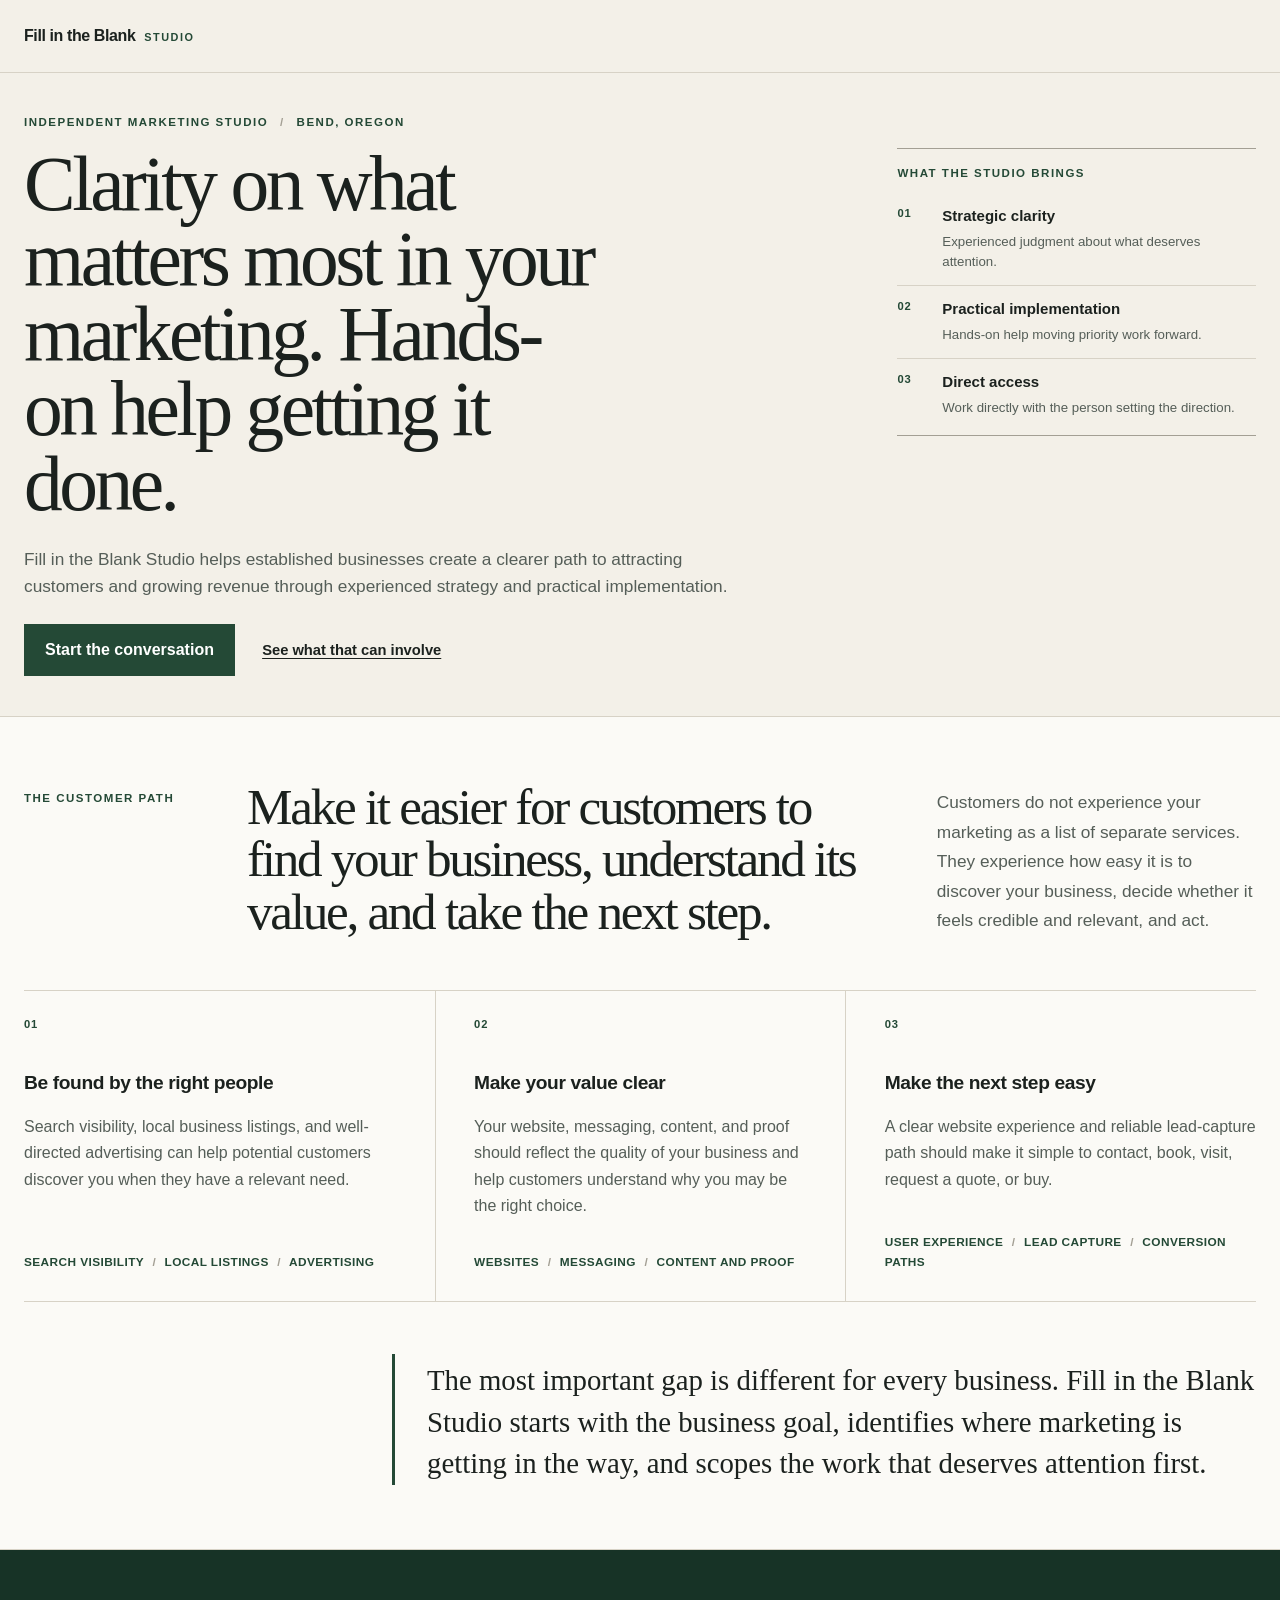
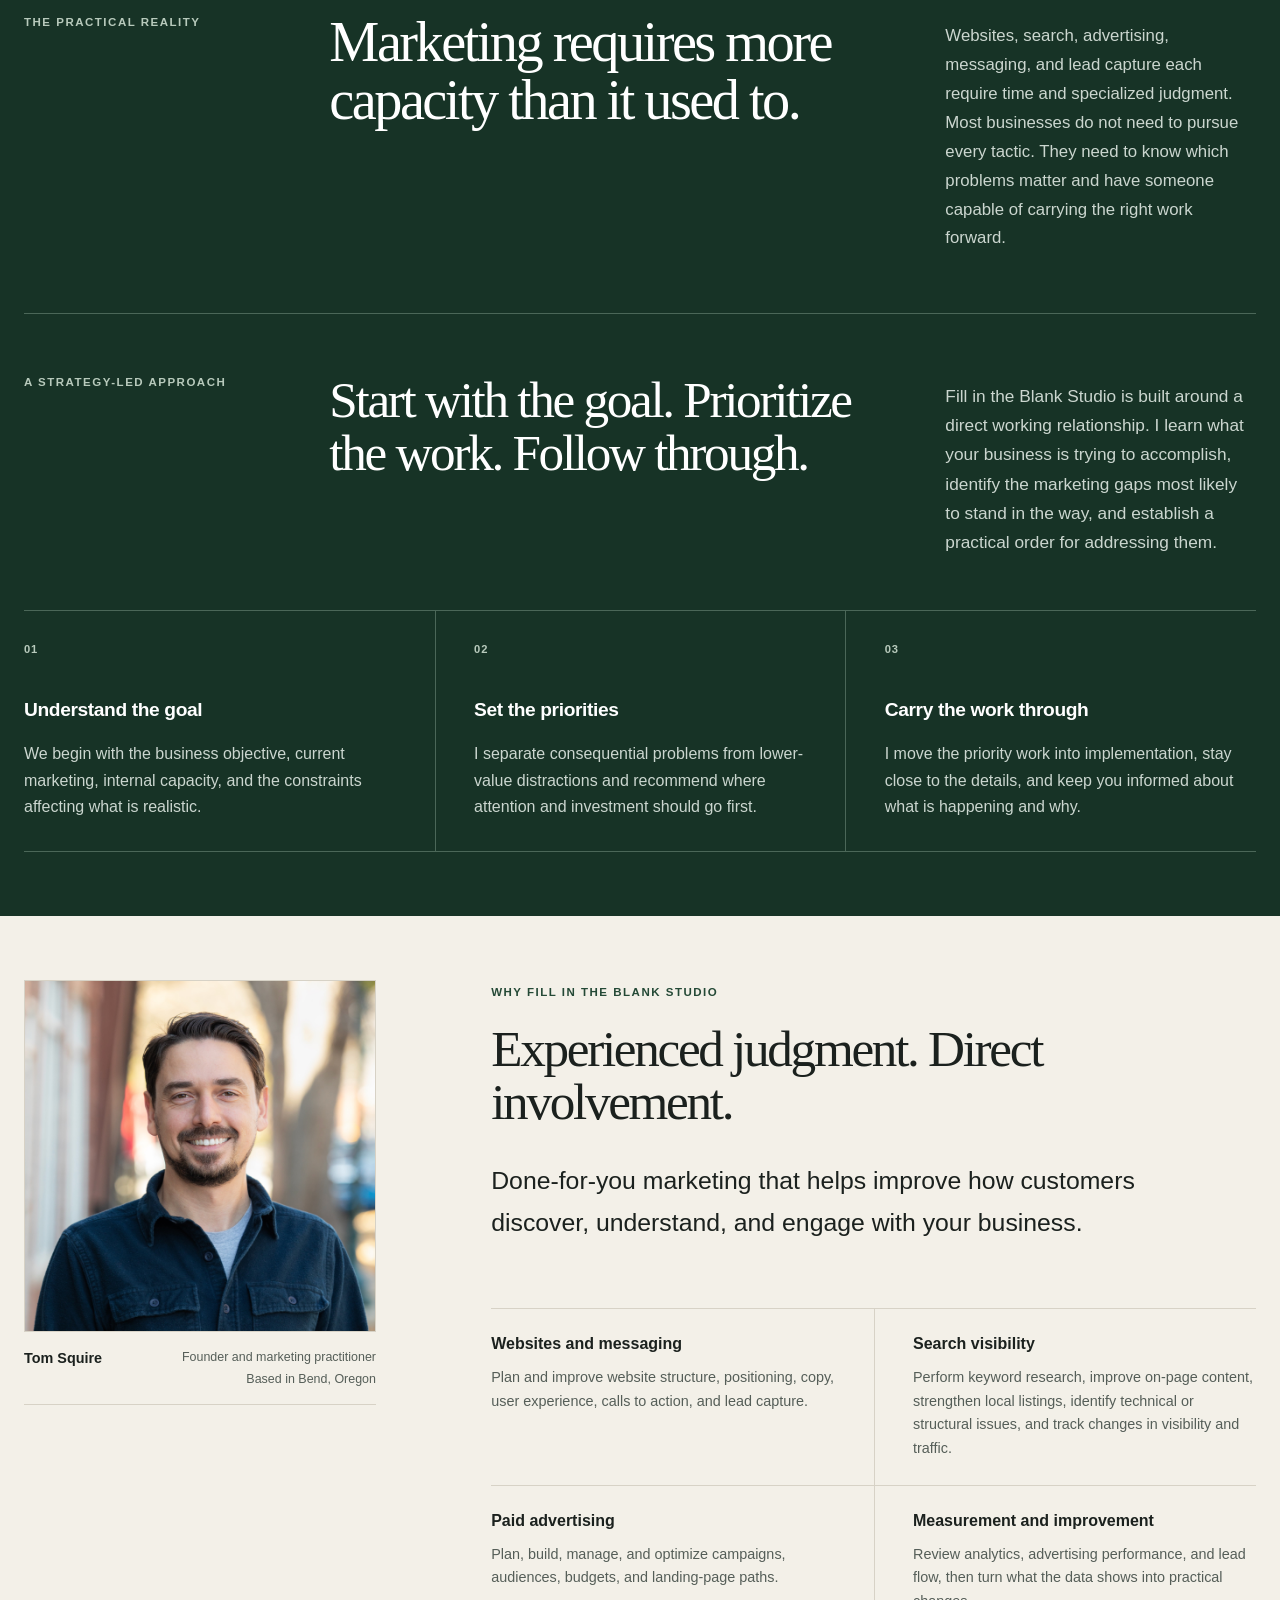
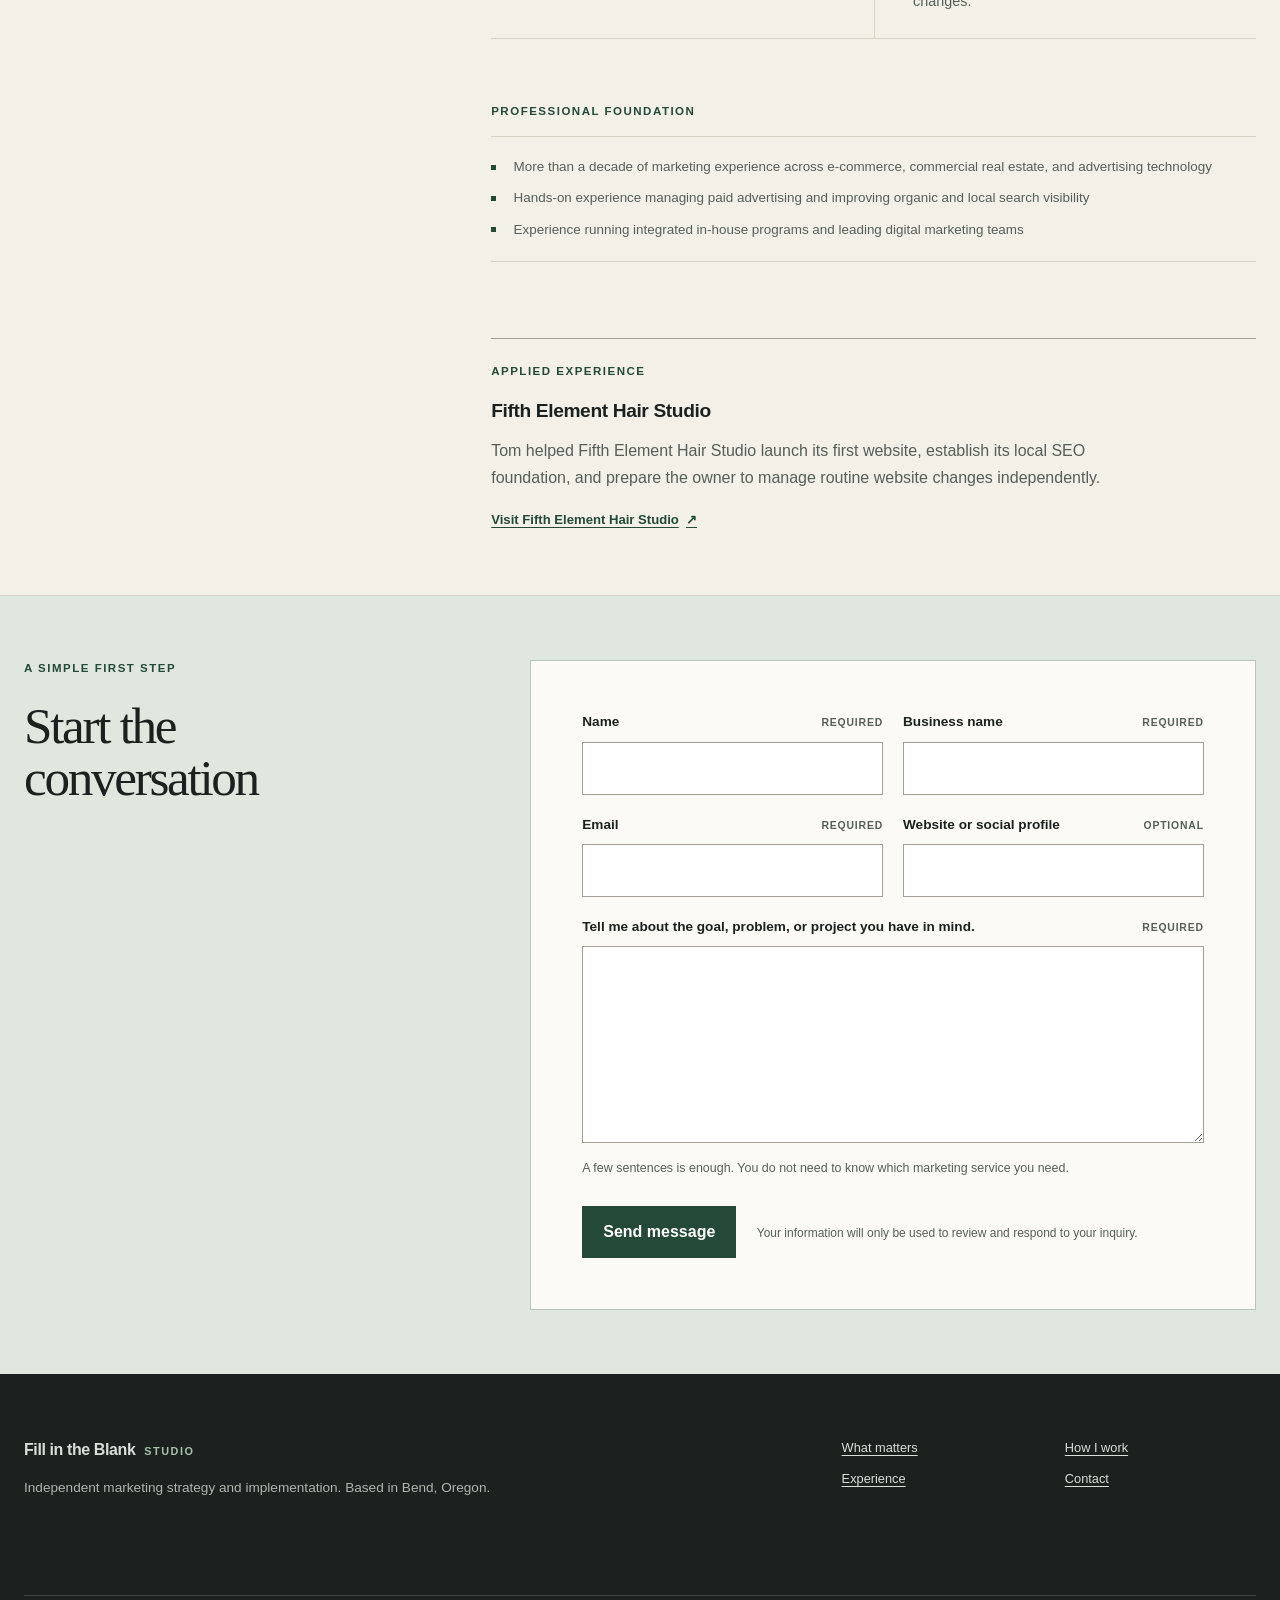
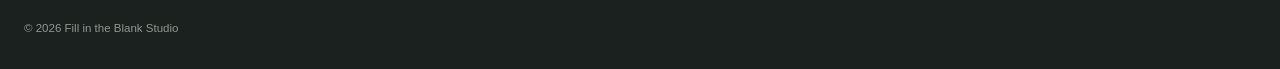
<file: index.html>
<!doctype html>
<html lang="en">
  <head>
    <meta charset="utf-8">
    <meta name="viewport" content="width=device-width, initial-scale=1">
    <meta name="robots" content="noindex, nofollow">
    <title>Fill in the Blank Studio | Marketing Strategy and Implementation</title>
    <meta
      name="description"
      content="Fill in the Blank Studio helps established businesses clarify what matters most in their marketing and carry the right work through."
    >
    <link rel="stylesheet" href="styles.css">
  </head>
  <body id="top">
    <a class="skip-link" href="#main-content">Skip to main content</a>

    <header class="site-header">
      <div class="site-header__inner shell">
        <a class="brand" href="#top" aria-label="Fill in the Blank Studio home">
          <span class="brand__name">Fill in the Blank</span>
          <span class="brand__descriptor">Studio</span>
        </a>
      </div>
    </header>

    <main id="main-content">
      <section class="hero shell" aria-labelledby="hero-heading">
        <div class="hero__copy">
          <p class="eyebrow">Independent marketing studio <span aria-hidden="true">/</span> Bend, Oregon</p>
          <h1 id="hero-heading">Clarity on what matters most in your marketing. Hands-on help getting it done.</h1>
          <p class="hero__intro">
            Fill in the Blank Studio helps established businesses create a clearer path to attracting
            customers and growing revenue through experienced strategy and practical implementation.
          </p>
          <div class="hero__actions">
            <a class="button" href="#contact">Start the conversation</a>
            <a class="text-link" href="#outcomes">See what that can involve</a>
          </div>
        </div>

        <aside class="hero__principles" aria-label="What Fill in the Blank Studio brings to the work">
          <p class="section-label">What the studio brings</p>
          <ol>
            <li>
              <span class="principle__number">01</span>
              <div>
                <strong>Strategic clarity</strong>
                <span>Experienced judgment about what deserves attention.</span>
              </div>
            </li>
            <li>
              <span class="principle__number">02</span>
              <div>
                <strong>Practical implementation</strong>
                <span>Hands-on help moving priority work forward.</span>
              </div>
            </li>
            <li>
              <span class="principle__number">03</span>
              <div>
                <strong>Direct access</strong>
                <span>Work directly with the person setting the direction.</span>
              </div>
            </li>
          </ol>
        </aside>
      </section>

      <section class="section section--paper" id="outcomes" aria-labelledby="outcomes-heading">
        <div class="shell">
          <div class="section-intro">
            <p class="eyebrow section-marker">The customer path</p>
            <h2 id="outcomes-heading">Make it easier for customers to find your business, understand its value, and take the next step.</h2>
            <p>
              Customers do not experience your marketing as a list of separate services. They experience
              how easy it is to discover your business, decide whether it feels credible and relevant,
              and act.
            </p>
          </div>

          <div class="outcome-grid">
            <article>
              <p class="outcome-grid__number">01</p>
              <h3>Be found by the right people</h3>
              <p>
                Search visibility, local business listings, and well-directed advertising can help
                potential customers discover you when they have a relevant need.
              </p>
              <p class="outcome-grid__examples">Search visibility <span>/</span> Local listings <span>/</span> Advertising</p>
            </article>
            <article>
              <p class="outcome-grid__number">02</p>
              <h3>Make your value clear</h3>
              <p>
                Your website, messaging, content, and proof should reflect the quality of your business
                and help customers understand why you may be the right choice.
              </p>
              <p class="outcome-grid__examples">Websites <span>/</span> Messaging <span>/</span> Content and proof</p>
            </article>
            <article>
              <p class="outcome-grid__number">03</p>
              <h3>Make the next step easy</h3>
              <p>
                A clear website experience and reliable lead-capture path should make it simple to
                contact, book, visit, request a quote, or buy.
              </p>
              <p class="outcome-grid__examples">User experience <span>/</span> Lead capture <span>/</span> Conversion paths</p>
            </article>
          </div>

          <p class="outcomes-bridge">
            The most important gap is different for every business. Fill in the Blank Studio starts with
            the business goal, identifies where marketing is getting in the way, and scopes the work that
            deserves attention first.
          </p>
        </div>
      </section>

      <section class="section section--forest" id="approach" aria-labelledby="approach-heading">
        <div class="shell">
          <div class="capacity">
            <p class="eyebrow eyebrow--light section-marker">The practical reality</p>
            <div class="capacity__content">
              <h2>Marketing requires more capacity than it used to.</h2>
              <p>
                Websites, search, advertising, messaging, and lead capture each require time and
                specialized judgment. Most businesses do not need to pursue every tactic. They need to
                know which problems matter and have someone capable of carrying the right work forward.
              </p>
            </div>
          </div>

          <div class="approach-intro">
            <p class="eyebrow eyebrow--light section-marker">A strategy-led approach</p>
            <h2 id="approach-heading">Start with the goal. Prioritize the work. Follow through.</h2>
            <p>
              Fill in the Blank Studio is built around a direct working relationship. I learn what your
              business is trying to accomplish, identify the marketing gaps most likely to stand in the
              way, and establish a practical order for addressing them.
            </p>
          </div>

          <ol class="approach-steps">
            <li>
              <span class="approach-steps__number">01</span>
              <h3>Understand the goal</h3>
              <p>
                We begin with the business objective, current marketing, internal capacity, and the
                constraints affecting what is realistic.
              </p>
            </li>
            <li>
              <span class="approach-steps__number">02</span>
              <h3>Set the priorities</h3>
              <p>
                I separate consequential problems from lower-value distractions and recommend where
                attention and investment should go first.
              </p>
            </li>
            <li>
              <span class="approach-steps__number">03</span>
              <h3>Carry the work through</h3>
              <p>
                I move the priority work into implementation, stay close to the details, and keep you
                informed about what is happening and why.
              </p>
            </li>
          </ol>
        </div>
      </section>

      <section class="section" id="experience" aria-labelledby="experience-heading">
        <div class="shell experience">
          <figure class="founder-portrait">
            <img
              src="assets/images/tom-founder-square.jpg"
              alt="Tom Squire, founder of Fill in the Blank Studio"
              width="1600"
              height="1600"
              loading="lazy"
              decoding="async"
            >
            <figcaption>
              <strong>Tom Squire</strong>
              <span>Founder and marketing practitioner</span>
              <span>Based in Bend, Oregon</span>
            </figcaption>
          </figure>

          <div class="experience__content">
            <p class="eyebrow">Why Fill in the Blank Studio</p>
            <h2 id="experience-heading">Experienced judgment. Direct involvement.</h2>
            <p class="experience__lead">
              Done-for-you marketing that helps improve how customers discover, understand, and engage
              with your business.
            </p>

            <div class="capability-grid" aria-label="Hands-on marketing capabilities">
              <article>
                <h3>Websites and messaging</h3>
                <p>
                  Plan and improve website structure, positioning, copy, user experience, calls to action,
                  and lead capture.
                </p>
              </article>
              <article>
                <h3>Search visibility</h3>
                <p>
                  Perform keyword research, improve on-page content, strengthen local listings, identify
                  technical or structural issues, and track changes in visibility and traffic.
                </p>
              </article>
              <article>
                <h3>Paid advertising</h3>
                <p>
                  Plan, build, manage, and optimize campaigns, audiences, budgets, and landing-page paths.
                </p>
              </article>
              <article>
                <h3>Measurement and improvement</h3>
                <p>
                  Review analytics, advertising performance, and lead flow, then turn what the data shows
                  into practical changes.
                </p>
              </article>
            </div>

            <div class="experience-foundation">
              <p class="section-label">Professional foundation</p>
              <ul class="experience-facts">
                <li>
                  More than a decade of marketing experience across e-commerce, commercial real estate,
                  and advertising technology
                </li>
                <li>
                  Hands-on experience managing paid advertising and improving organic and local search
                  visibility
                </li>
                <li>
                  Experience running integrated in-house programs and leading digital marketing teams
                </li>
              </ul>
            </div>

            <aside class="applied-proof" aria-labelledby="applied-proof-heading">
              <p class="section-label">Applied experience</p>
              <h3 id="applied-proof-heading">Fifth Element Hair Studio</h3>
              <p>
                Tom helped Fifth Element Hair Studio launch its first website, establish its local SEO
                foundation, and prepare the owner to manage routine website changes independently.
              </p>
              <a
                class="applied-proof__link"
                href="https://www.fifthelementhairstudio.com/"
                target="_blank"
                rel="nofollow noopener noreferrer"
              >
                Visit Fifth Element Hair Studio <span aria-hidden="true">↗</span>
                <span class="visually-hidden"> (opens in a new tab)</span>
              </a>
            </aside>
          </div>
        </div>
      </section>

      <section class="section section--contact" id="contact" aria-labelledby="contact-heading">
        <div class="shell contact-layout">
          <div class="contact-intro">
            <p class="eyebrow">A simple first step</p>
            <h2 id="contact-heading">Start the conversation</h2>
          </div>

          <form
            class="inquiry-form"
            name="contact"
            method="post"
            action="/thanks.html"
            data-netlify="true"
            netlify-honeypot="bot-field"
          >
            <input type="hidden" name="form-name" value="contact">
            <p class="is-hidden">
              <label>Do not fill this out if you are human: <input name="bot-field"></label>
            </p>

            <div class="form-row">
              <div class="field">
                <label for="name">Name <span>Required</span></label>
                <input id="name" name="name" type="text" autocomplete="name" required>
              </div>
              <div class="field">
                <label for="business">Business name <span>Required</span></label>
                <input id="business" name="business" type="text" autocomplete="organization" required>
              </div>
            </div>

            <div class="form-row">
              <div class="field">
                <label for="email">Email <span>Required</span></label>
                <input id="email" name="email" type="email" autocomplete="email" required>
              </div>
              <div class="field">
                <label for="website">Website or social profile <span>Optional</span></label>
                <input id="website" name="website" type="url" autocomplete="url" inputmode="url">
              </div>
            </div>

            <div class="field">
              <label for="message">Tell me about the goal, problem, or project you have in mind. <span>Required</span></label>
              <textarea id="message" name="message" rows="7" aria-describedby="message-help" required></textarea>
              <p class="field-help" id="message-help">
                A few sentences is enough. You do not need to know which marketing service you need.
              </p>
            </div>

            <button class="button button--submit" type="submit">Send message</button>
            <p class="form-privacy">Your information will only be used to review and respond to your inquiry.</p>
          </form>
        </div>
      </section>
    </main>

    <footer class="site-footer">
      <div class="shell site-footer__inner">
        <div>
          <a class="brand brand--footer" href="#top">
            <span class="brand__name">Fill in the Blank</span>
            <span class="brand__descriptor">Studio</span>
          </a>
          <p>Independent marketing strategy and implementation. Based in Bend, Oregon.</p>
        </div>
        <div class="site-footer__links">
          <a href="#outcomes">What matters</a>
          <a href="#approach">How I work</a>
          <a href="#experience">Experience</a>
          <a href="#contact">Contact</a>
        </div>
        <p class="site-footer__copyright">© 2026 Fill in the Blank Studio</p>
      </div>
    </footer>
  </body>
</html>
</file>
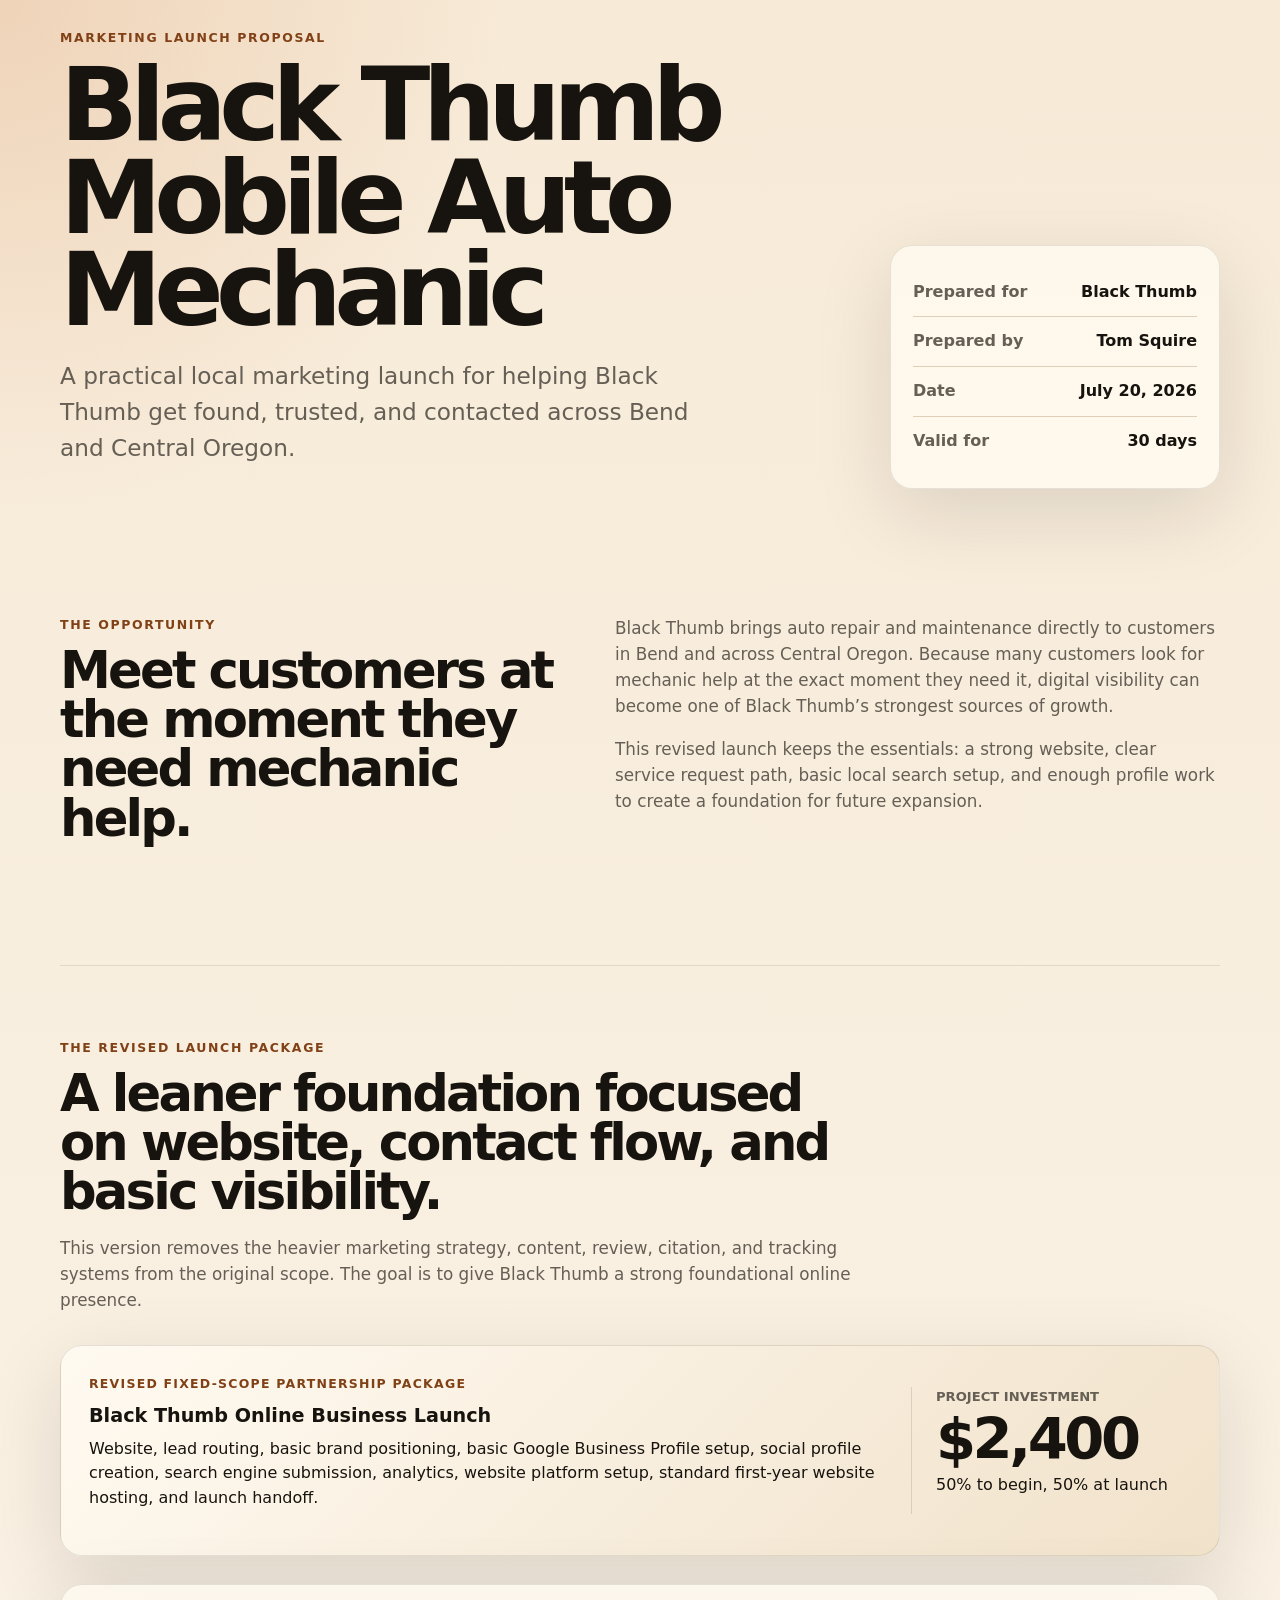
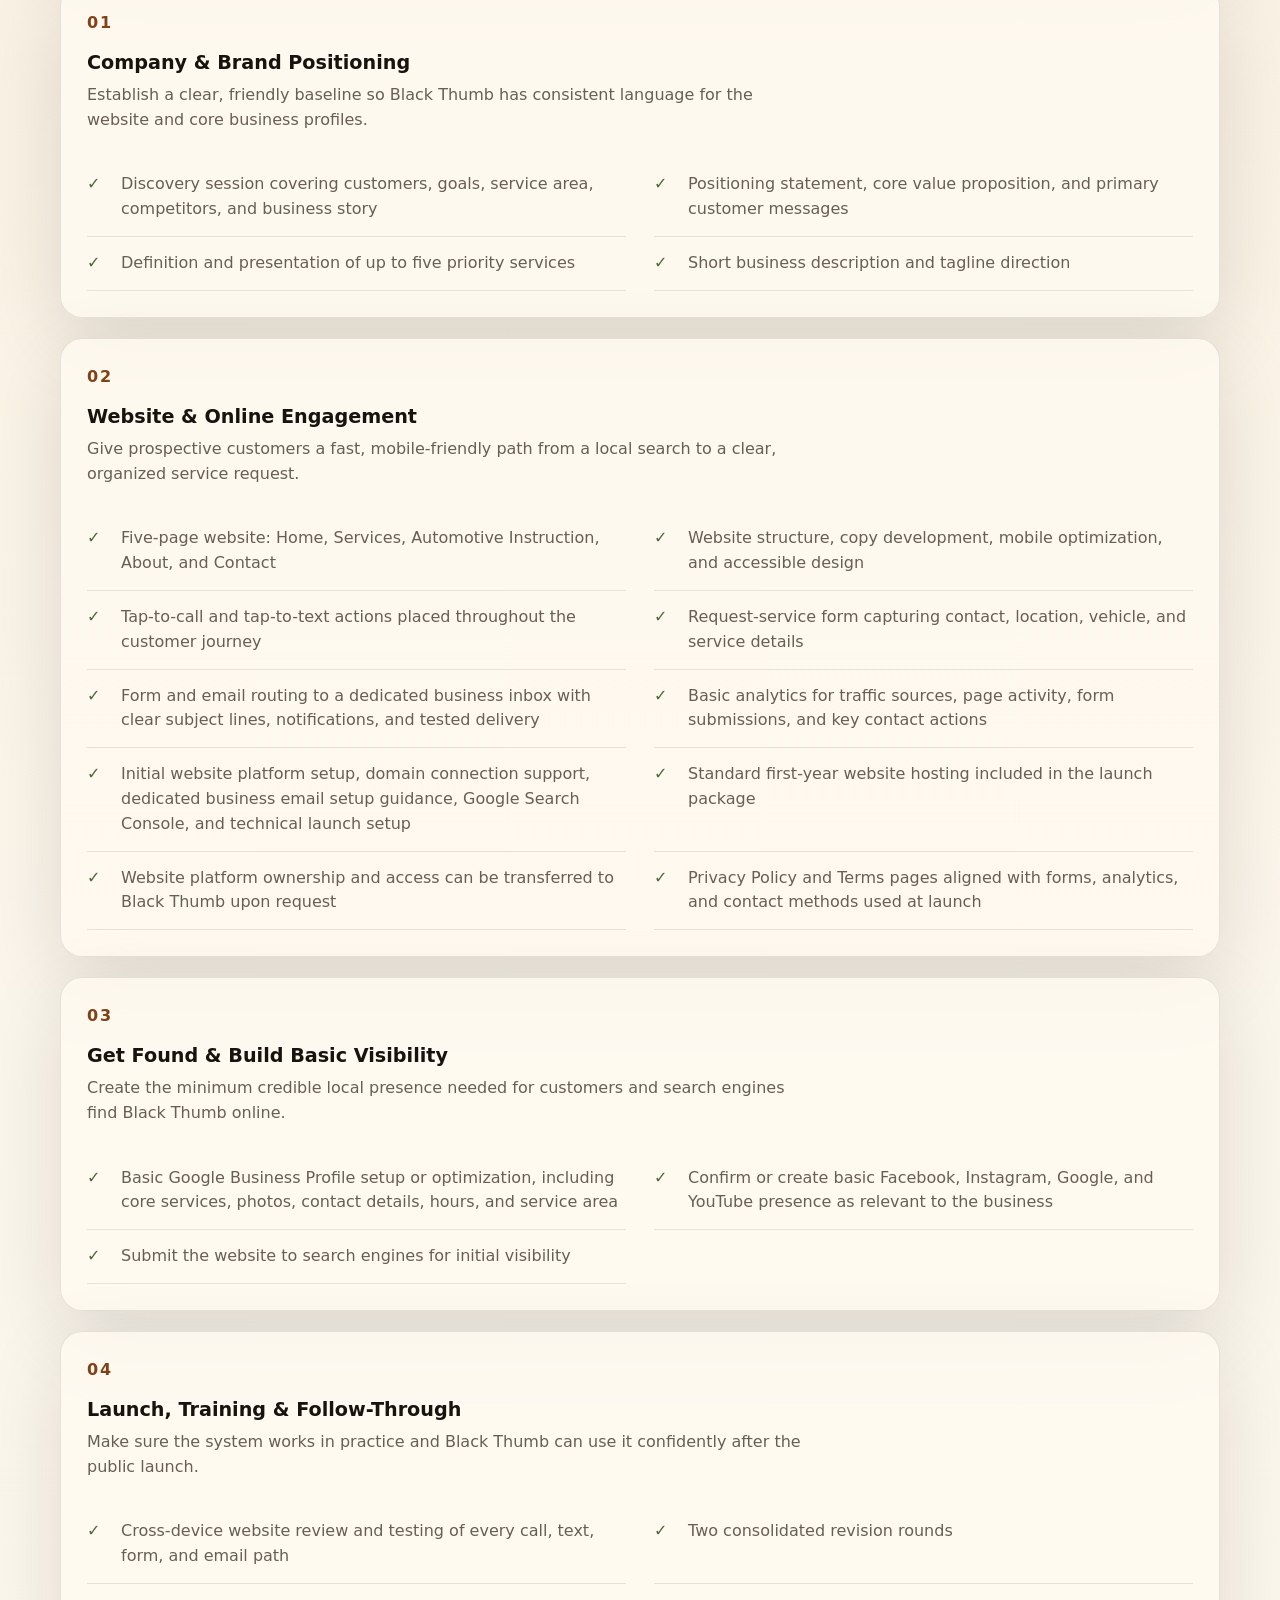
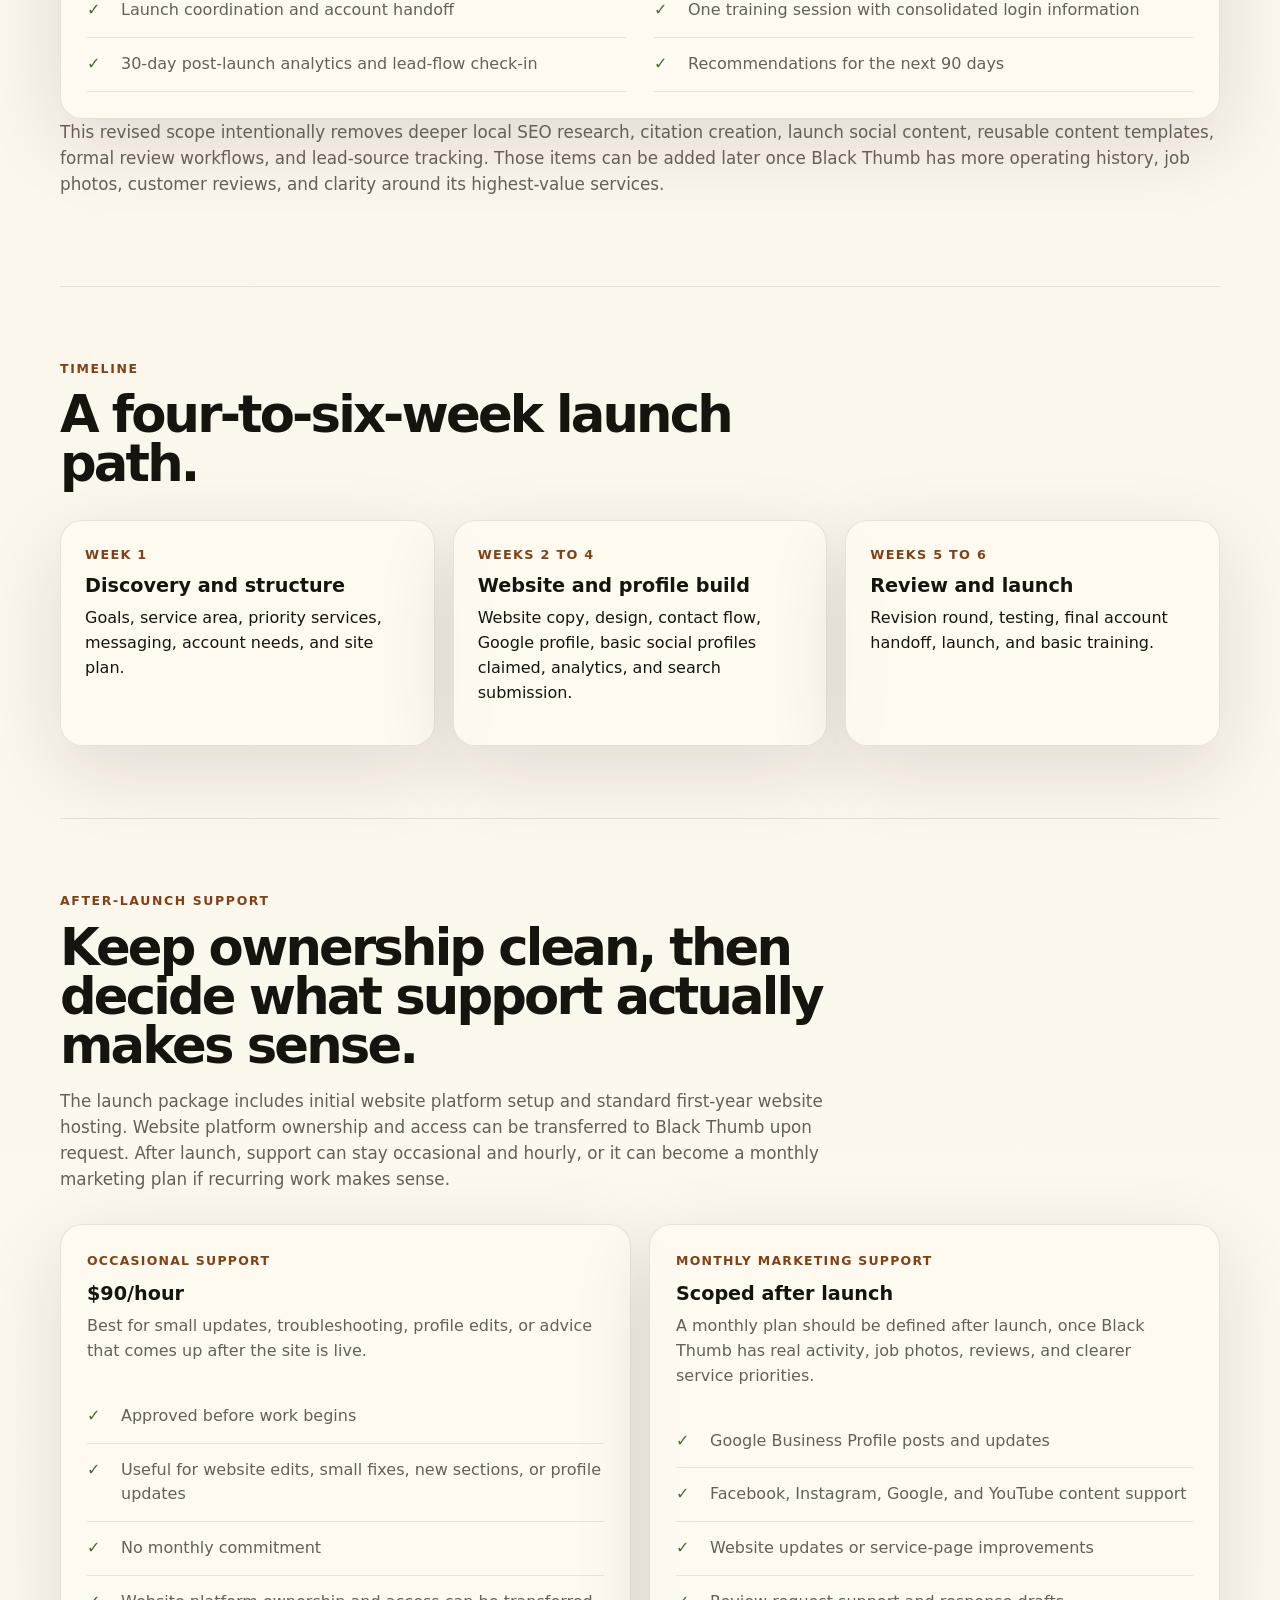
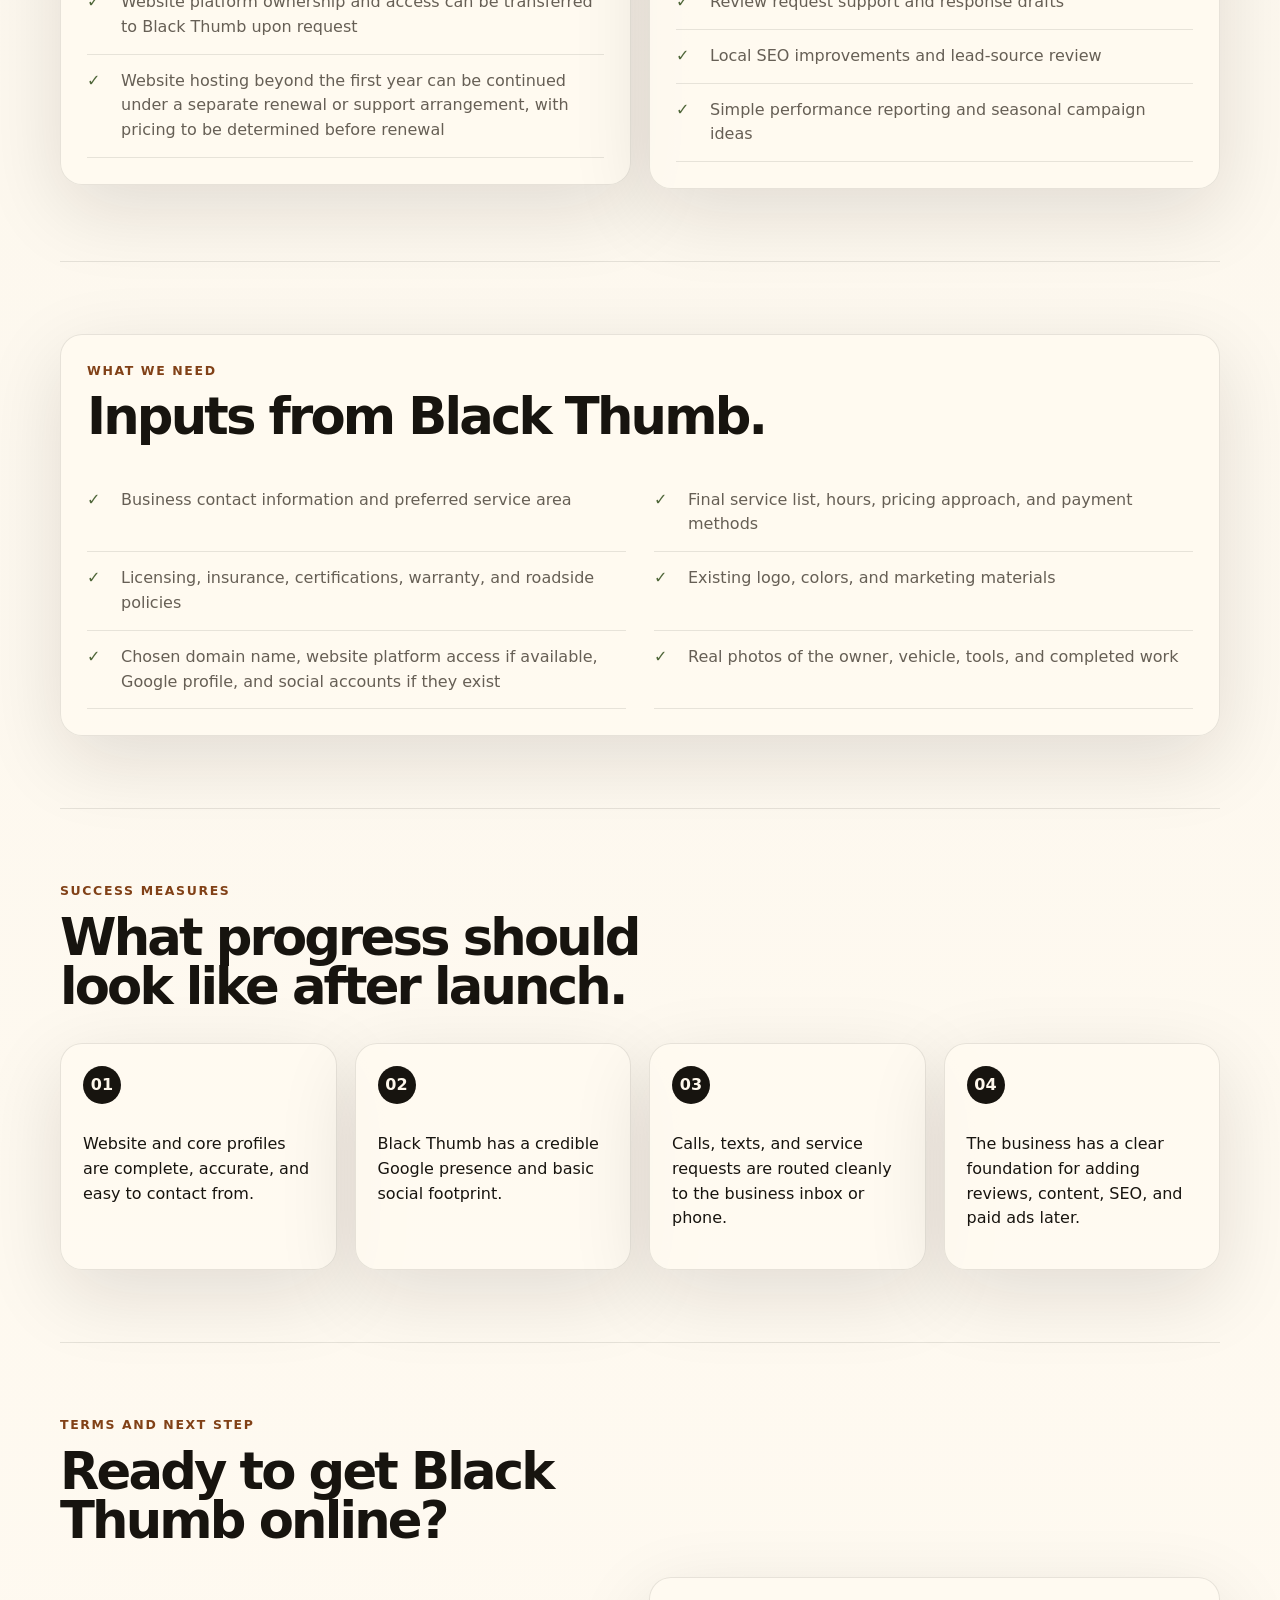
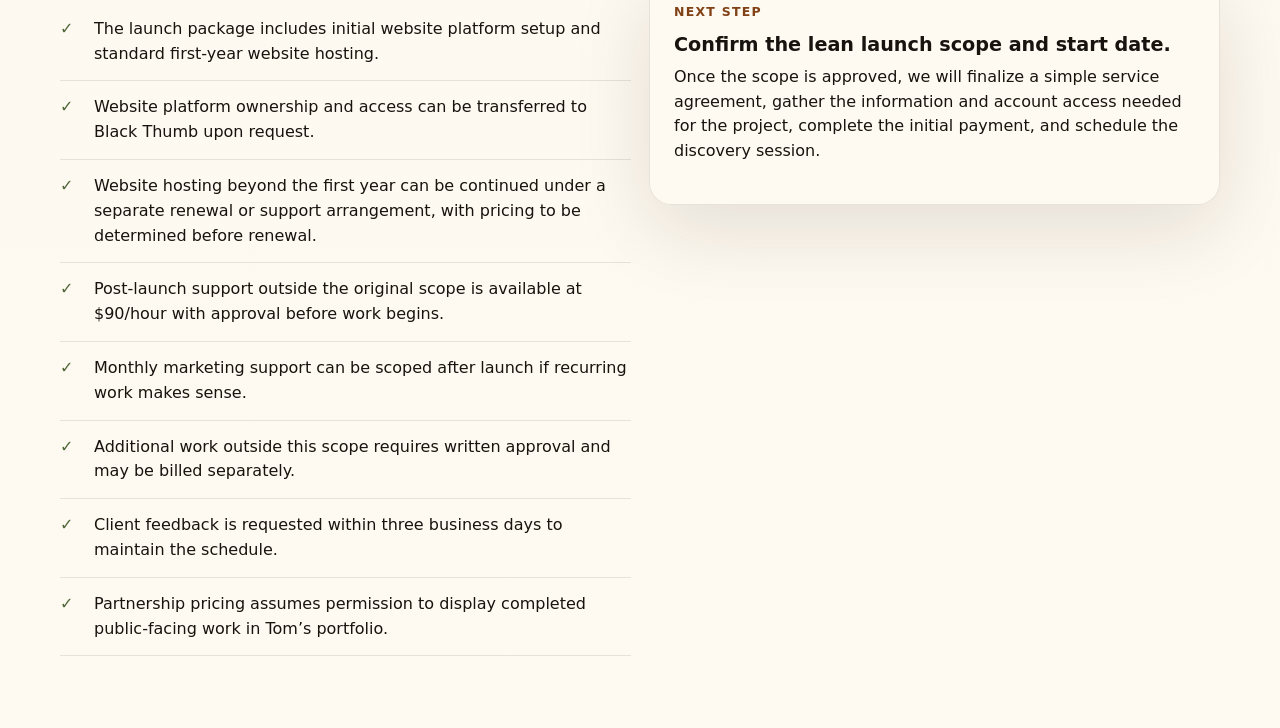
<file: blackthumbproposal/index.html>
<!doctype html>
<html lang="en">
  <head>
    <meta charset="utf-8" />
    <meta name="viewport" content="width=device-width, initial-scale=1" />
    <title>Black Thumb Mobile Mechanic | Revised Marketing Launch Proposal</title>
    <meta
      name="description"
      content="Revised marketing launch proposal for Black Thumb Mobile Auto Mechanic in Bend and Central Oregon."
    />
    <style>
      :root {
        --ink: #17140f;
        --muted: #665f55;
        --paper: #fbf6ec;
        --panel: #fffaf1;
        --panel-strong: #f1e2ca;
        --line: #dfcfb8;
        --accent: #c96d2d;
        --accent-dark: #814117;
        --green: #4f6639;
        --shadow: 0 24px 80px rgba(23, 20, 15, 0.12);
        --radius: 22px;
      }

      * {
        box-sizing: border-box;
      }

      html {
        scroll-behavior: smooth;
      }

      body {
        margin: 0;
        color: var(--ink);
        background:
          radial-gradient(circle at top left, rgba(201, 109, 45, 0.18), transparent 32rem),
          linear-gradient(180deg, #f7ead7 0%, var(--paper) 38%, #fffaf1 100%);
        font-family:
          Inter, ui-sans-serif, system-ui, -apple-system, BlinkMacSystemFont, "Segoe UI",
          sans-serif;
        line-height: 1.55;
      }

      a {
        color: inherit;
      }

      .hero,
      .section {
        width: min(1160px, calc(100% - 40px));
        margin: 0 auto;
      }

      .hero {
        padding: 28px 0 54px;
      }

      .hero-grid {
        display: grid;
        grid-template-columns: minmax(0, 1fr) 330px;
        gap: 48px;
        align-items: end;
      }

      .eyebrow {
        margin: 0 0 12px;
        color: var(--accent-dark);
        font-size: 0.78rem;
        font-weight: 800;
        letter-spacing: 0.13em;
        text-transform: uppercase;
      }

      h1,
      h2,
      h3,
      p {
        margin-top: 0;
      }

      h1 {
        max-width: 780px;
        margin-bottom: 22px;
        font-size: clamp(3rem, 8vw, 6.8rem);
        line-height: 0.9;
        letter-spacing: -0.075em;
      }

      h2 {
        margin-bottom: 18px;
        font-size: clamp(2rem, 4vw, 4.25rem);
        line-height: 0.96;
        letter-spacing: -0.055em;
      }

      h3 {
        margin-bottom: 10px;
        font-size: 1.2rem;
        line-height: 1.1;
      }

      .hero-copy {
        max-width: 640px;
        color: var(--muted);
        font-size: clamp(1.15rem, 2vw, 1.45rem);
      }

      .proposal-meta,
      .launch-summary,
      .launch-area,
      .metric-grid article,
      .approval-card {
        border: 1px solid rgba(23, 20, 15, 0.1);
        border-radius: var(--radius);
        background: rgba(255, 250, 241, 0.82);
        box-shadow: var(--shadow);
      }

      .proposal-meta {
        padding: 22px;
      }

      .proposal-meta p {
        display: flex;
        justify-content: space-between;
        gap: 20px;
        margin: 0;
        padding: 12px 0;
        border-bottom: 1px solid var(--line);
        font-weight: 700;
      }

      .proposal-meta p:last-child {
        border-bottom: 0;
      }

      .proposal-meta span {
        color: var(--muted);
        font-weight: 600;
      }

      .section {
        padding: 72px 0;
      }

      .section + .section {
        border-top: 1px solid rgba(23, 20, 15, 0.1);
      }

      .section-intro {
        display: grid;
        grid-template-columns: 0.9fr 1.1fr;
        gap: 60px;
        align-items: start;
      }

      .section-heading {
        max-width: 820px;
        margin-bottom: 32px;
      }

      .section-heading.compact {
        max-width: 680px;
      }

      .section-heading p:not(.eyebrow),
      .intro-copy,
      .fine-print {
        color: var(--muted);
        font-size: 1.05rem;
      }

      .launch-summary {
        display: grid;
        grid-template-columns: minmax(0, 1fr) 280px;
        gap: 24px;
        align-items: center;
        margin-bottom: 28px;
        padding: 28px;
        background: linear-gradient(135deg, #fffaf1 0%, #f1e2ca 100%);
      }

      .option-label {
        color: var(--accent-dark);
        font-size: 0.78rem;
        font-weight: 800;
        letter-spacing: 0.1em;
        text-transform: uppercase;
      }

      .investment {
        border-left: 1px solid rgba(23, 20, 15, 0.12);
        padding-left: 24px;
      }

      .investment span {
        display: block;
        color: var(--muted);
        font-size: 0.82rem;
        font-weight: 800;
        text-transform: uppercase;
      }

      .investment strong {
        display: block;
        margin: 4px 0;
        font-size: 3.6rem;
        line-height: 1;
        letter-spacing: -0.06em;
      }

      .launch-areas {
        display: grid;
        grid-template-columns: 1fr;
        gap: 20px;
        align-items: start;
      }

      .launch-area {
        padding: 26px;
      }

      .area-number {
        color: var(--accent-dark);
        font-weight: 900;
        letter-spacing: 0.12em;
      }

      .area-intro,
      .launch-area li,
      .fine-print {
        color: var(--muted);
      }

      .launch-area .area-intro {
        max-width: 720px;
      }

      .check-list {
        margin: 26px 0 0;
        padding: 0;
        list-style: none;
      }

      .check-list li {
        position: relative;
        padding: 14px 0 14px 34px;
        border-bottom: 1px solid rgba(23, 20, 15, 0.1);
      }

      .check-list li::before {
        content: "✓";
        position: absolute;
        left: 0;
        color: var(--green);
        font-weight: 900;
      }

      .section-checklist {
        display: grid;
        grid-template-columns: repeat(2, 1fr);
        column-gap: 28px;
      }

      .timeline-cards {
        display: grid;
        grid-template-columns: repeat(3, 1fr);
        gap: 18px;
      }

      .timeline-card {
        padding: 24px;
      }

      .timeline-card span {
        display: block;
        margin-bottom: 10px;
        color: var(--accent-dark);
        font-size: 0.8rem;
        font-weight: 900;
        letter-spacing: 0.1em;
        text-transform: uppercase;
      }

      .two-column,
      .approval-grid,
      .metric-grid {
        display: grid;
        gap: 18px;
      }

      .two-column,
      .approval-grid {
        grid-template-columns: 1fr 1fr;
        align-items: start;
      }

      .metric-grid {
        grid-template-columns: repeat(4, 1fr);
      }

      .metric-grid article {
        padding: 22px;
      }

      .metric-grid span {
        display: inline-flex;
        width: 38px;
        height: 38px;
        align-items: center;
        justify-content: center;
        margin-bottom: 28px;
        border-radius: 50%;
        background: var(--ink);
        color: #fff8ec;
        font-weight: 900;
      }

      .approval-card {
        padding: 24px;
      }

      @media (max-width: 980px) {
        .hero-grid,
        .section-intro,
        .launch-summary,
        .two-column,
        .approval-grid {
          grid-template-columns: 1fr;
        }

        .launch-areas,
        .metric-grid,
        .timeline-cards {
          grid-template-columns: 1fr;
        }

        .section-checklist {
          grid-template-columns: 1fr;
        }

        .investment {
          border-left: 0;
          border-top: 1px solid rgba(23, 20, 15, 0.12);
          padding-left: 0;
          padding-top: 20px;
        }
      }

      @media print {
        body {
          background: #fff;
        }

        .hero,
        .section {
          width: 100%;
          padding: 24px 0;
        }

        .proposal-meta,
        .launch-summary,
        .launch-area,
        .timeline-card,
        .metric-grid article,
        .approval-card {
          box-shadow: none;
        }

        .launch-areas {
          grid-template-columns: 1fr;
        }
      }
    </style>
  </head>
  <body>
    <header class="hero">
      <div class="hero-grid">
        <div>
          <p class="eyebrow">Marketing Launch Proposal</p>
          <h1>Black Thumb Mobile Auto Mechanic</h1>
          <p class="hero-copy">
            A practical local marketing launch for helping Black Thumb get found,
            trusted, and contacted across Bend and Central Oregon.
          </p>
        </div>

        <aside class="proposal-meta" aria-label="Proposal details">
          <p><span>Prepared for</span> Black Thumb</p>
          <p><span>Prepared by</span> Tom Squire</p>
          <p><span>Date</span> July 20, 2026</p>
          <p><span>Valid for</span> 30 days</p>
        </aside>
      </div>
    </header>

    <main>
      <section id="opportunity" class="section section-intro">
        <div class="section-heading">
          <p class="eyebrow">The opportunity</p>
          <h2>Meet customers at the moment they need mechanic help.</h2>
        </div>

        <div class="intro-copy">
          <p>
            Black Thumb brings auto repair and maintenance directly to customers
            in Bend and across Central Oregon. Because many customers look for
            mechanic help at the exact moment they need it, digital visibility can
            become one of Black Thumb’s strongest sources of growth.
          </p>

          <p>
            This revised launch keeps the essentials: a strong website, clear
            service request path, basic local search setup, and enough profile
            work to create a foundation for future expansion.
          </p>
        </div>
      </section>

      <section id="launch" class="section">
        <div class="section-heading">
          <p class="eyebrow">The revised launch package</p>
          <h2>A leaner foundation focused on website, contact flow, and basic visibility.</h2>
          <p>
            This version removes the heavier marketing strategy, content, review,
            citation, and tracking systems from the original scope. The goal is
            to give Black Thumb a strong foundational online presence.
          </p>
        </div>

        <div class="launch-summary">
          <div>
            <p class="option-label">Revised fixed-scope partnership package</p>
            <h3>Black Thumb Online Business Launch</h3>
            <p>
              Website, lead routing, basic brand positioning, basic Google
              Business Profile setup, social profile creation, search
              engine submission, analytics, website platform setup, standard
              first-year website hosting, and launch handoff.
            </p>
          </div>
          <div class="investment">
            <span>Project investment</span>
            <strong>$2,400</strong>
            <p>50% to begin, 50% at launch</p>
          </div>
        </div>

        <div class="launch-areas">
          <article class="launch-area">
            <p class="area-number">01</p>
            <h3>Company &amp; Brand Positioning</h3>
            <p class="area-intro">
              Establish a clear, friendly baseline so Black Thumb has consistent
              language for the website and core business profiles.
            </p>
            <ul class="check-list section-checklist">
              <li>Discovery session covering customers, goals, service area, competitors, and business story</li>
              <li>Positioning statement, core value proposition, and primary customer messages</li>
              <li>Definition and presentation of up to five priority services</li>
              <li>Short business description and tagline direction</li>
            </ul>
          </article>

          <article class="launch-area">
            <p class="area-number">02</p>
            <h3>Website &amp; Online Engagement</h3>
            <p class="area-intro">
              Give prospective customers a fast, mobile-friendly path from a
              local search to a clear, organized service request.
            </p>
            <ul class="check-list section-checklist">
              <li>Five-page website: Home, Services, Automotive Instruction, About, and Contact</li>
              <li>Website structure, copy development, mobile optimization, and accessible design</li>
              <li>Tap-to-call and tap-to-text actions placed throughout the customer journey</li>
              <li>Request-service form capturing contact, location, vehicle, and service details</li>
              <li>Form and email routing to a dedicated business inbox with clear subject lines, notifications, and tested delivery</li>
              <li>Basic analytics for traffic sources, page activity, form submissions, and key contact actions</li>
              <li>Initial website platform setup, domain connection support, dedicated business email setup guidance, Google Search Console, and technical launch setup</li>
              <li>Standard first-year website hosting included in the launch package</li>
              <li>Website platform ownership and access can be transferred to Black Thumb upon request</li>
              <li>Privacy Policy and Terms pages aligned with forms, analytics, and contact methods used at launch</li>
            </ul>
          </article>

          <article class="launch-area">
            <p class="area-number">03</p>
            <h3>Get Found &amp; Build Basic Visibility</h3>
            <p class="area-intro">
              Create the minimum credible local presence needed for customers
              and search engines find Black Thumb online.
            </p>
            <ul class="check-list section-checklist">
              <li>Basic Google Business Profile setup or optimization, including core services, photos, contact details, hours, and service area</li>
              <li>Confirm or create basic Facebook, Instagram, Google, and YouTube presence as relevant to the business</li>
              <li>Submit the website to search engines for initial visibility</li>
            </ul>
          </article>

          <article class="launch-area">
            <p class="area-number">04</p>
            <h3>Launch, Training &amp; Follow-Through</h3>
            <p class="area-intro">
              Make sure the system works in practice and Black Thumb can use it
              confidently after the public launch.
            </p>
            <ul class="check-list section-checklist">
              <li>Cross-device website review and testing of every call, text, form, and email path</li>
              <li>Two consolidated revision rounds</li>
              <li>Launch coordination and account handoff</li>
              <li>One training session with consolidated login information</li>
              <li>30-day post-launch analytics and lead-flow check-in</li>
              <li>Recommendations for the next 90 days</li>
            </ul>
          </article>
        </div>

        <p class="fine-print">
          This revised scope intentionally removes deeper local SEO research,
          citation creation, launch social content, reusable content templates,
          formal review workflows, and lead-source tracking. Those items can be
          added later once Black Thumb has more operating history, job photos,
          customer reviews, and clarity around its highest-value services.
        </p>
      </section>

      <section id="timeline" class="section">
        <div class="section-heading compact">
          <p class="eyebrow">Timeline</p>
          <h2>A four-to-six-week launch path.</h2>
        </div>

        <div class="timeline-cards">
          <article class="launch-area timeline-card">
            <span>Week 1</span>
            <h3>Discovery and structure</h3>
            <p>
              Goals, service area, priority services, messaging, account needs,
              and site plan.
            </p>
          </article>

          <article class="launch-area timeline-card">
            <span>Weeks 2 to 4</span>
            <h3>Website and profile build</h3>
            <p>
              Website copy, design, contact flow, Google profile, basic social
              profiles claimed, analytics, and search submission.
            </p>
          </article>

          <article class="launch-area timeline-card">
            <span>Weeks 5 to 6</span>
            <h3>Review and launch</h3>
            <p>
              Revision round, testing, final account handoff, launch, and basic
              training.
            </p>
          </article>
        </div>
      </section>

      <section id="monthly" class="section">
        <div class="section-heading">
          <p class="eyebrow">After-launch support</p>
          <h2>Keep ownership clean, then decide what support actually makes sense.</h2>
          <p>
            The launch package includes initial website platform setup and
            standard first-year website hosting. Website platform ownership and
            access can be transferred to Black Thumb upon request. After launch,
            support can stay occasional and hourly, or it can become a monthly
            marketing plan if recurring work makes sense.
          </p>
        </div>

        <div class="two-column">
          <article class="launch-area">
            <p class="option-label">Occasional support</p>
            <h3>$90/hour</h3>
            <p class="area-intro">
              Best for small updates, troubleshooting, profile edits, or advice
              that comes up after the site is live.
            </p>
            <ul class="check-list">
              <li>Approved before work begins</li>
              <li>Useful for website edits, small fixes, new sections, or profile updates</li>
              <li>No monthly commitment</li>
              <li>Website platform ownership and access can be transferred to Black Thumb upon request</li>
              <li>Website hosting beyond the first year can be continued under a separate renewal or support arrangement, with pricing to be determined before renewal</li>
            </ul>
          </article>

          <article class="launch-area">
            <p class="option-label">Monthly marketing support</p>
            <h3>Scoped after launch</h3>
            <p class="area-intro">
              A monthly plan should be defined after launch, once Black Thumb has
              real activity, job photos, reviews, and clearer service priorities.
            </p>
            <ul class="check-list">
              <li>Google Business Profile posts and updates</li>
              <li>Facebook, Instagram, Google, and YouTube content support</li>
              <li>Website updates or service-page improvements</li>
              <li>Review request support and response drafts</li>
              <li>Local SEO improvements and lead-source review</li>
              <li>Simple performance reporting and seasonal campaign ideas</li>
            </ul>
          </article>
        </div>
      </section>

      <section class="section">
        <div class="launch-area">
          <div class="section-heading compact">
            <p class="eyebrow">What we need</p>
            <h2>Inputs from Black Thumb.</h2>
          </div>

          <ul class="check-list section-checklist">
            <li>Business contact information and preferred service area</li>
            <li>Final service list, hours, pricing approach, and payment methods</li>
            <li>Licensing, insurance, certifications, warranty, and roadside policies</li>
            <li>Existing logo, colors, and marketing materials</li>
            <li>Chosen domain name, website platform access if available, Google profile, and social accounts if they exist</li>
            <li>Real photos of the owner, vehicle, tools, and completed work</li>
          </ul>
        </div>
      </section>

      <section class="section">
        <div class="section-heading compact">
          <p class="eyebrow">Success measures</p>
          <h2>What progress should look like after launch.</h2>
        </div>

        <div class="metric-grid">
          <article>
            <span>01</span>
            <p>Website and core profiles are complete, accurate, and easy to contact from.</p>
          </article>
          <article>
            <span>02</span>
            <p>Black Thumb has a credible Google presence and basic social footprint.</p>
          </article>
          <article>
            <span>03</span>
            <p>Calls, texts, and service requests are routed cleanly to the business inbox or phone.</p>
          </article>
          <article>
            <span>04</span>
            <p>The business has a clear foundation for adding reviews, content, SEO, and paid ads later.</p>
          </article>
        </div>
      </section>

      <section id="approval" class="section approval-section">
        <div class="section-heading compact">
          <p class="eyebrow">Terms and next step</p>
          <h2>Ready to get Black Thumb online?</h2>
        </div>
        <div class="approval-grid">
          <div>
            <ul class="check-list">
              <li>The launch package includes initial website platform setup and standard first-year website hosting.</li>
              <li>Website platform ownership and access can be transferred to Black Thumb upon request.</li>
              <li>Website hosting beyond the first year can be continued under a separate renewal or support arrangement, with pricing to be determined before renewal.</li>
              <li>Post-launch support outside the original scope is available at $90/hour with approval before work begins.</li>
              <li>Monthly marketing support can be scoped after launch if recurring work makes sense.</li>
              <li>Additional work outside this scope requires written approval and may be billed separately.</li>
              <li>Client feedback is requested within three business days to maintain the schedule.</li>
              <li>Partnership pricing assumes permission to display completed public-facing work in Tom’s portfolio.</li>
            </ul>
          </div>

          <div class="approval-card next-step-card">
            <p class="option-label">Next step</p>
            <h3>Confirm the lean launch scope and start date.</h3>
            <p>
              Once the scope is approved, we will finalize a simple service
              agreement, gather the information and account access needed for the
              project, complete the initial payment, and schedule the discovery
              session.
            </p>
          </div>
        </div>
      </section>
    </main>
  </body>
</html>
</file>
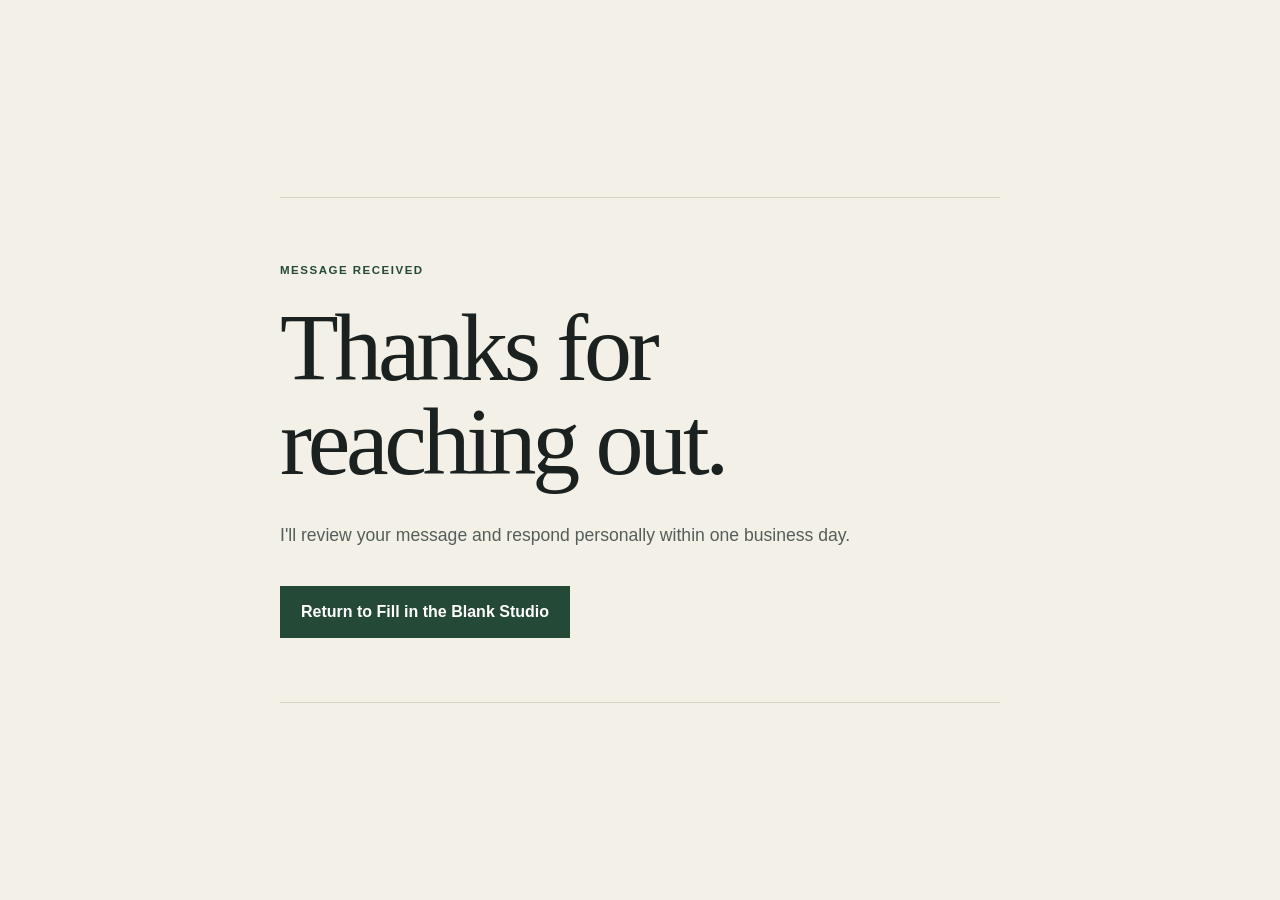
<file: thanks.html>
<!doctype html>
<html lang="en">
  <head>
    <meta charset="utf-8">
    <meta name="viewport" content="width=device-width, initial-scale=1">
    <meta name="robots" content="noindex, nofollow">
    <title>Message received | Fill in the Blank Studio</title>
    <meta
      name="description"
      content="Your message has been sent to Fill in the Blank Studio."
    >
    <link rel="stylesheet" href="styles.css">
  </head>
  <body class="confirmation-page">
    <main class="confirmation">
      <p class="eyebrow">Message received</p>
      <h1>Thanks for reaching out.</h1>
      <p>
        I'll review your message and respond personally within one business day.
      </p>
      <a class="button" href="index.html">Return to Fill in the Blank Studio</a>
    </main>
  </body>
</html>
</file>
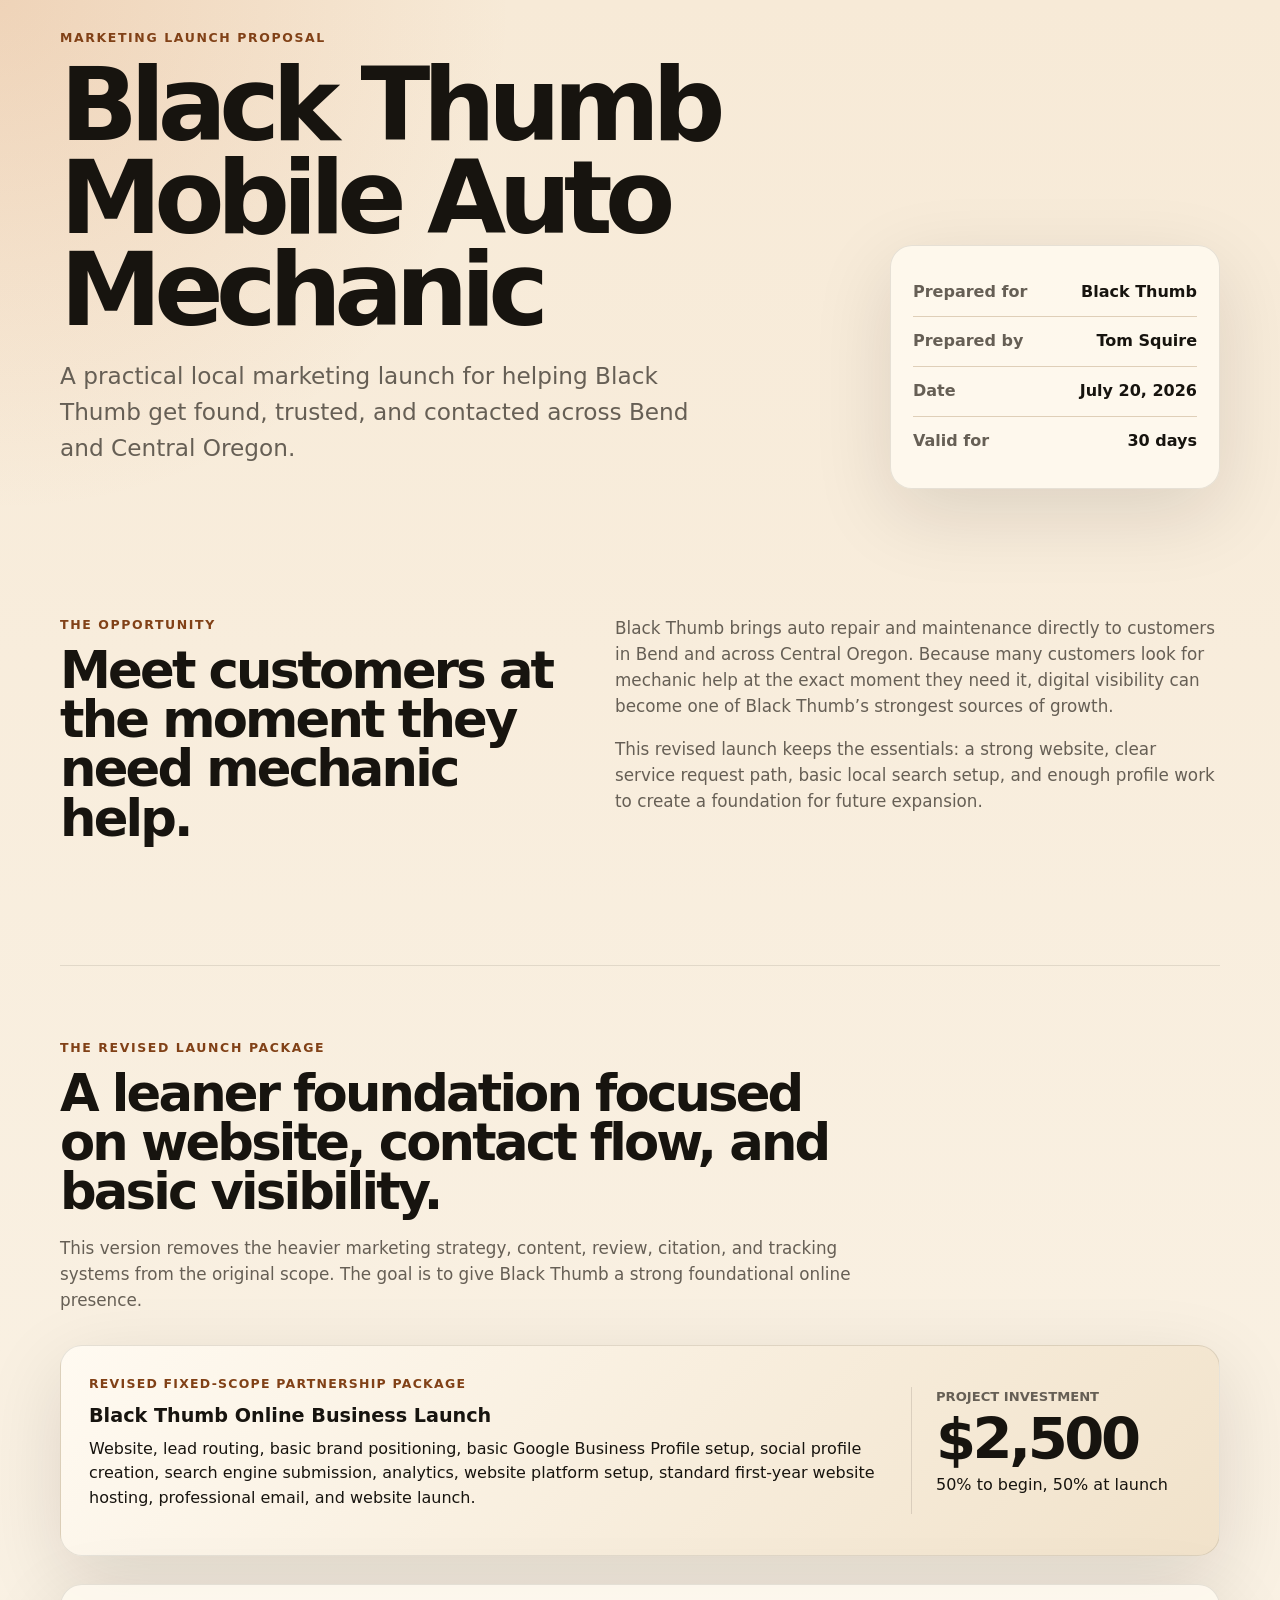
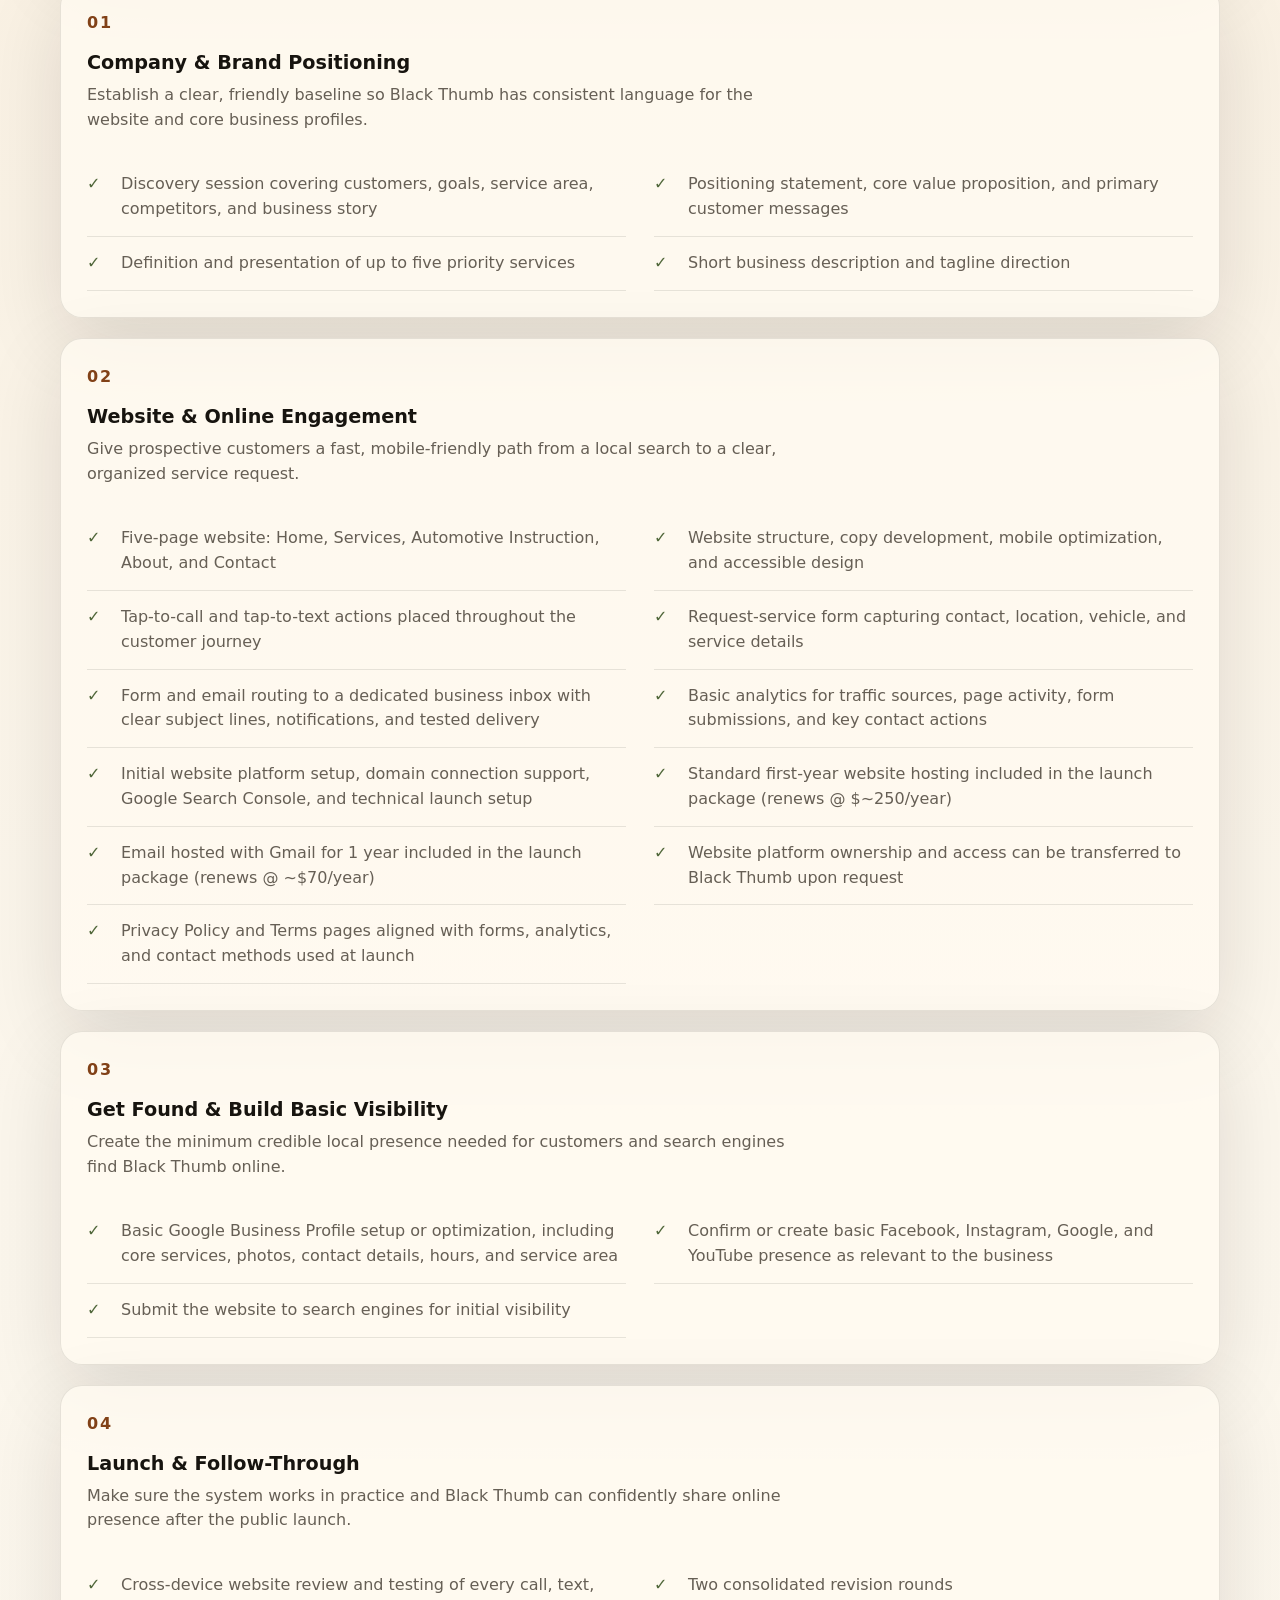
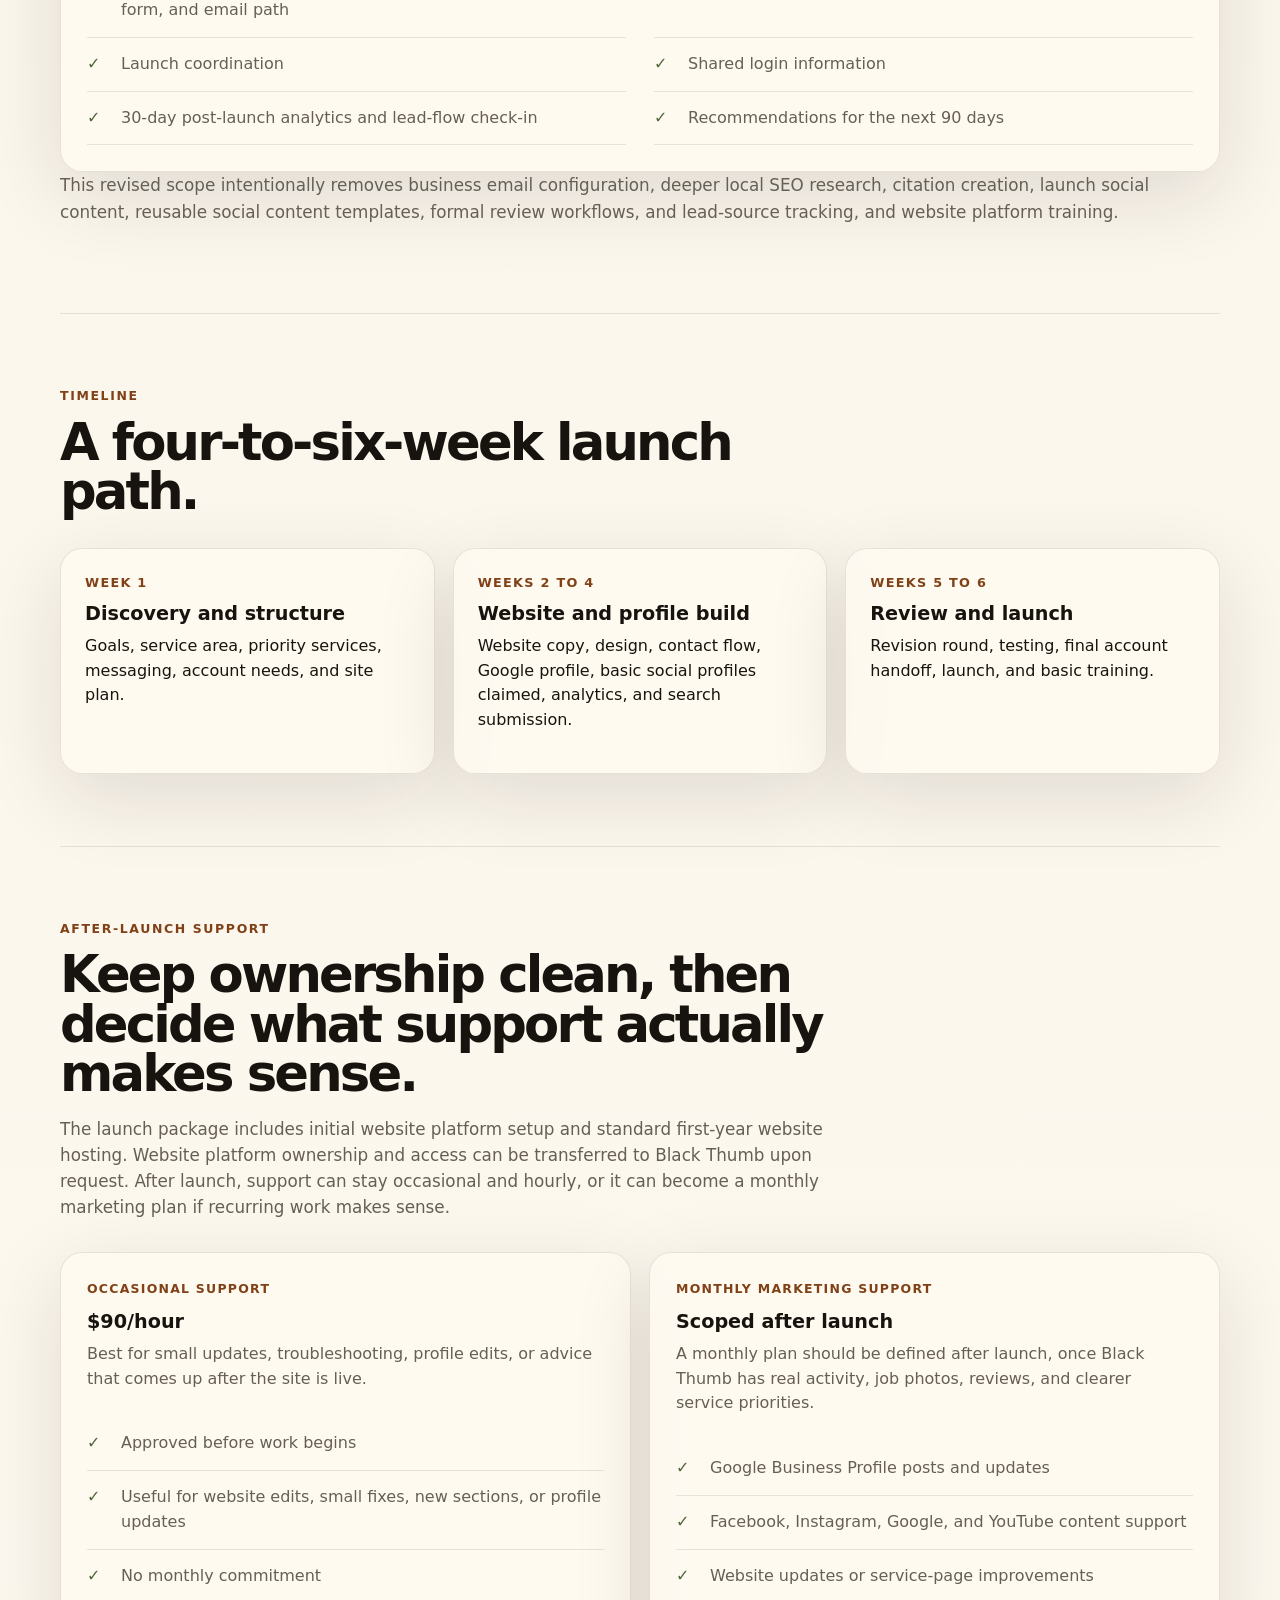
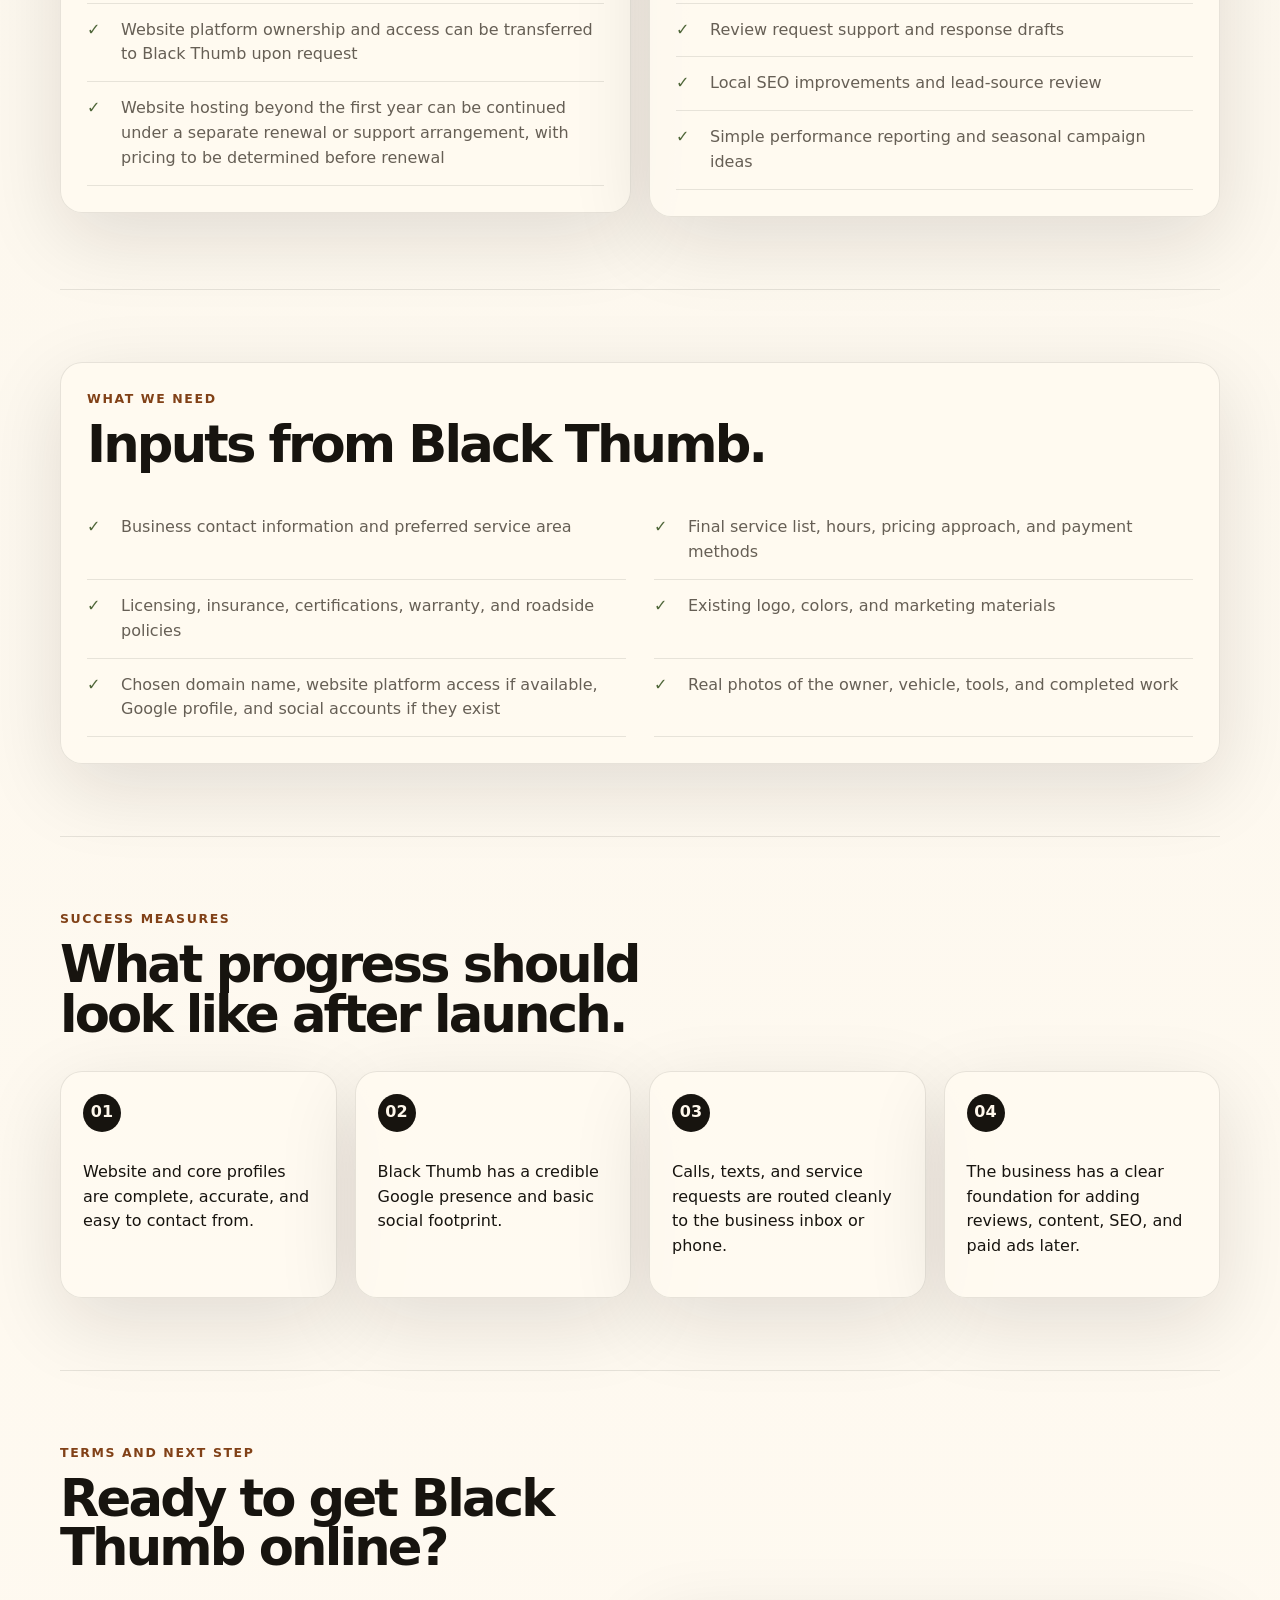
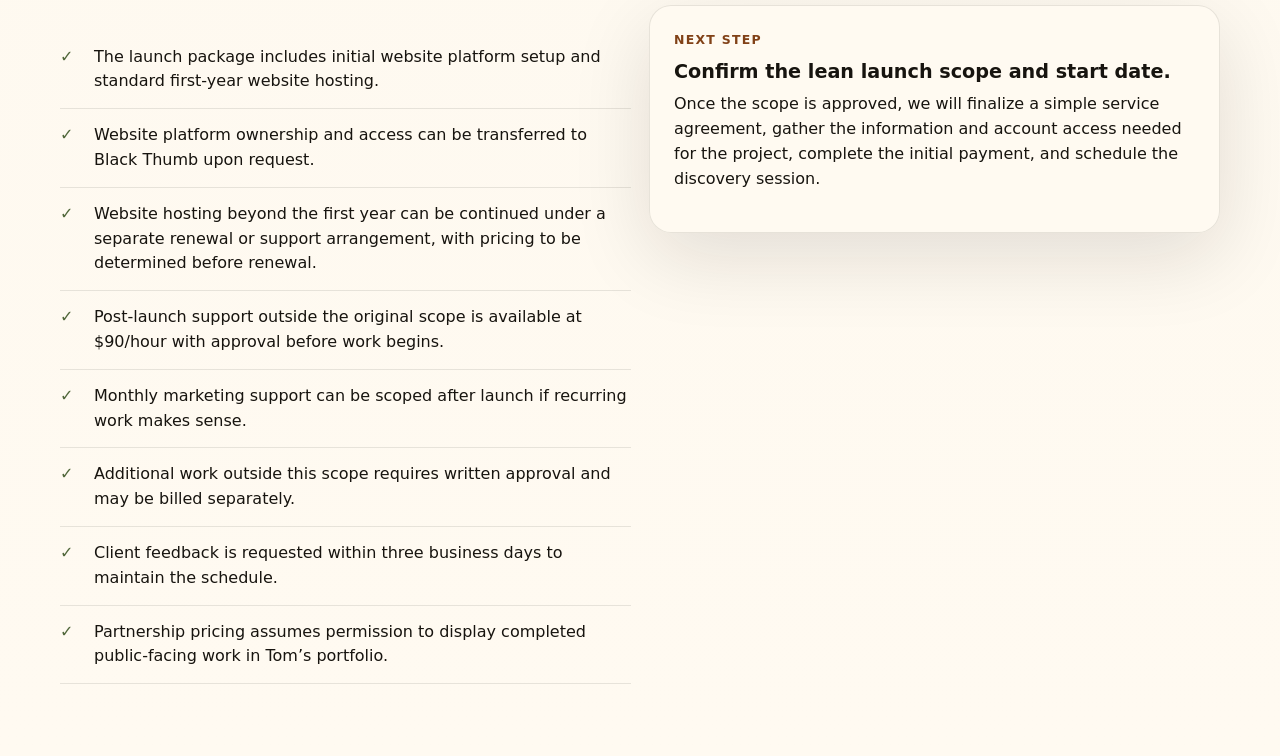
<file: blackthumbproposal/index-revised-2026-07-20.html>
<!doctype html>
<html lang="en">
  <head>
    <meta charset="utf-8" />
    <meta name="viewport" content="width=device-width, initial-scale=1" />
    <title>Black Thumb Mobile Mechanic | Revised Marketing Launch Proposal</title>
    <meta
      name="description"
      content="Revised marketing launch proposal for Black Thumb Mobile Auto Mechanic in Bend and Central Oregon."
    />
    <style>
      :root {
        --ink: #17140f;
        --muted: #665f55;
        --paper: #fbf6ec;
        --panel: #fffaf1;
        --panel-strong: #f1e2ca;
        --line: #dfcfb8;
        --accent: #c96d2d;
        --accent-dark: #814117;
        --green: #4f6639;
        --shadow: 0 24px 80px rgba(23, 20, 15, 0.12);
        --radius: 22px;
      }

      * {
        box-sizing: border-box;
      }

      html {
        scroll-behavior: smooth;
      }

      body {
        margin: 0;
        color: var(--ink);
        background:
          radial-gradient(circle at top left, rgba(201, 109, 45, 0.18), transparent 32rem),
          linear-gradient(180deg, #f7ead7 0%, var(--paper) 38%, #fffaf1 100%);
        font-family:
          Inter, ui-sans-serif, system-ui, -apple-system, BlinkMacSystemFont, "Segoe UI",
          sans-serif;
        line-height: 1.55;
      }

      a {
        color: inherit;
      }

      .hero,
      .section {
        width: min(1160px, calc(100% - 40px));
        margin: 0 auto;
      }

      .hero {
        padding: 28px 0 54px;
      }

      .hero-grid {
        display: grid;
        grid-template-columns: minmax(0, 1fr) 330px;
        gap: 48px;
        align-items: end;
      }

      .eyebrow {
        margin: 0 0 12px;
        color: var(--accent-dark);
        font-size: 0.78rem;
        font-weight: 800;
        letter-spacing: 0.13em;
        text-transform: uppercase;
      }

      h1,
      h2,
      h3,
      p {
        margin-top: 0;
      }

      h1 {
        max-width: 780px;
        margin-bottom: 22px;
        font-size: clamp(3rem, 8vw, 6.8rem);
        line-height: 0.9;
        letter-spacing: -0.075em;
      }

      h2 {
        margin-bottom: 18px;
        font-size: clamp(2rem, 4vw, 4.25rem);
        line-height: 0.96;
        letter-spacing: -0.055em;
      }

      h3 {
        margin-bottom: 10px;
        font-size: 1.2rem;
        line-height: 1.1;
      }

      .hero-copy {
        max-width: 640px;
        color: var(--muted);
        font-size: clamp(1.15rem, 2vw, 1.45rem);
      }

      .proposal-meta,
      .launch-summary,
      .launch-area,
      .metric-grid article,
      .approval-card {
        border: 1px solid rgba(23, 20, 15, 0.1);
        border-radius: var(--radius);
        background: rgba(255, 250, 241, 0.82);
        box-shadow: var(--shadow);
      }

      .proposal-meta {
        padding: 22px;
      }

      .proposal-meta p {
        display: flex;
        justify-content: space-between;
        gap: 20px;
        margin: 0;
        padding: 12px 0;
        border-bottom: 1px solid var(--line);
        font-weight: 700;
      }

      .proposal-meta p:last-child {
        border-bottom: 0;
      }

      .proposal-meta span {
        color: var(--muted);
        font-weight: 600;
      }

      .section {
        padding: 72px 0;
      }

      .section + .section {
        border-top: 1px solid rgba(23, 20, 15, 0.1);
      }

      .section-intro {
        display: grid;
        grid-template-columns: 0.9fr 1.1fr;
        gap: 60px;
        align-items: start;
      }

      .section-heading {
        max-width: 820px;
        margin-bottom: 32px;
      }

      .section-heading.compact {
        max-width: 680px;
      }

      .section-heading p:not(.eyebrow),
      .intro-copy,
      .fine-print {
        color: var(--muted);
        font-size: 1.05rem;
      }

      .launch-summary {
        display: grid;
        grid-template-columns: minmax(0, 1fr) 280px;
        gap: 24px;
        align-items: center;
        margin-bottom: 28px;
        padding: 28px;
        background: linear-gradient(135deg, #fffaf1 0%, #f1e2ca 100%);
      }

      .option-label {
        color: var(--accent-dark);
        font-size: 0.78rem;
        font-weight: 800;
        letter-spacing: 0.1em;
        text-transform: uppercase;
      }

      .investment {
        border-left: 1px solid rgba(23, 20, 15, 0.12);
        padding-left: 24px;
      }

      .investment span {
        display: block;
        color: var(--muted);
        font-size: 0.82rem;
        font-weight: 800;
        text-transform: uppercase;
      }

      .investment strong {
        display: block;
        margin: 4px 0;
        font-size: 3.6rem;
        line-height: 1;
        letter-spacing: -0.06em;
      }

      .launch-areas {
        display: grid;
        grid-template-columns: 1fr;
        gap: 20px;
        align-items: start;
      }

      .launch-area {
        padding: 26px;
      }

      .area-number {
        color: var(--accent-dark);
        font-weight: 900;
        letter-spacing: 0.12em;
      }

      .area-intro,
      .launch-area li,
      .fine-print {
        color: var(--muted);
      }

      .launch-area .area-intro {
        max-width: 720px;
      }

      .check-list {
        margin: 26px 0 0;
        padding: 0;
        list-style: none;
      }

      .check-list li {
        position: relative;
        padding: 14px 0 14px 34px;
        border-bottom: 1px solid rgba(23, 20, 15, 0.1);
      }

      .check-list li::before {
        content: "✓";
        position: absolute;
        left: 0;
        color: var(--green);
        font-weight: 900;
      }

      .section-checklist {
        display: grid;
        grid-template-columns: repeat(2, 1fr);
        column-gap: 28px;
      }

      .timeline-cards {
        display: grid;
        grid-template-columns: repeat(3, 1fr);
        gap: 18px;
      }

      .timeline-card {
        padding: 24px;
      }

      .timeline-card span {
        display: block;
        margin-bottom: 10px;
        color: var(--accent-dark);
        font-size: 0.8rem;
        font-weight: 900;
        letter-spacing: 0.1em;
        text-transform: uppercase;
      }

      .two-column,
      .approval-grid,
      .metric-grid {
        display: grid;
        gap: 18px;
      }

      .two-column,
      .approval-grid {
        grid-template-columns: 1fr 1fr;
        align-items: start;
      }

      .metric-grid {
        grid-template-columns: repeat(4, 1fr);
      }

      .metric-grid article {
        padding: 22px;
      }

      .metric-grid span {
        display: inline-flex;
        width: 38px;
        height: 38px;
        align-items: center;
        justify-content: center;
        margin-bottom: 28px;
        border-radius: 50%;
        background: var(--ink);
        color: #fff8ec;
        font-weight: 900;
      }

      .approval-card {
        padding: 24px;
      }

      @media (max-width: 980px) {
        .hero-grid,
        .section-intro,
        .launch-summary,
        .two-column,
        .approval-grid {
          grid-template-columns: 1fr;
        }

        .launch-areas,
        .metric-grid,
        .timeline-cards {
          grid-template-columns: 1fr;
        }

        .section-checklist {
          grid-template-columns: 1fr;
        }

        .investment {
          border-left: 0;
          border-top: 1px solid rgba(23, 20, 15, 0.12);
          padding-left: 0;
          padding-top: 20px;
        }
      }

      @media print {
        body {
          background: #fff;
        }

        .hero,
        .section {
          width: 100%;
          padding: 24px 0;
        }

        .proposal-meta,
        .launch-summary,
        .launch-area,
        .timeline-card,
        .metric-grid article,
        .approval-card {
          box-shadow: none;
        }

        .launch-areas {
          grid-template-columns: 1fr;
        }
      }
    </style>
  </head>
  <body>
    <header class="hero">
      <div class="hero-grid">
        <div>
          <p class="eyebrow">Marketing Launch Proposal</p>
          <h1>Black Thumb Mobile Auto Mechanic</h1>
          <p class="hero-copy">
            A practical local marketing launch for helping Black Thumb get found,
            trusted, and contacted across Bend and Central Oregon.
          </p>
        </div>

        <aside class="proposal-meta" aria-label="Proposal details">
          <p><span>Prepared for</span> Black Thumb</p>
          <p><span>Prepared by</span> Tom Squire</p>
          <p><span>Date</span> July 20, 2026</p>
          <p><span>Valid for</span> 30 days</p>
        </aside>
      </div>
    </header>

    <main>
      <section id="opportunity" class="section section-intro">
        <div class="section-heading">
          <p class="eyebrow">The opportunity</p>
          <h2>Meet customers at the moment they need mechanic help.</h2>
        </div>

        <div class="intro-copy">
          <p>
            Black Thumb brings auto repair and maintenance directly to customers
            in Bend and across Central Oregon. Because many customers look for
            mechanic help at the exact moment they need it, digital visibility can
            become one of Black Thumb’s strongest sources of growth.
          </p>

          <p>
            This revised launch keeps the essentials: a strong website, clear
            service request path, basic local search setup, and enough profile
            work to create a foundation for future expansion.
          </p>
        </div>
      </section>

      <section id="launch" class="section">
        <div class="section-heading">
          <p class="eyebrow">The revised launch package</p>
          <h2>A leaner foundation focused on website, contact flow, and basic visibility.</h2>
          <p>
            This version removes the heavier marketing strategy, content, review,
            citation, and tracking systems from the original scope. The goal is
            to give Black Thumb a strong foundational online presence.
          </p>
        </div>

        <div class="launch-summary">
          <div>
            <p class="option-label">Revised fixed-scope partnership package</p>
            <h3>Black Thumb Online Business Launch</h3>
            <p>
              Website, lead routing, basic brand positioning, basic Google
              Business Profile setup, social profile creation, search
              engine submission, analytics, website platform setup, standard
              first-year website hosting, professional email, and website launch.
            </p>
          </div>
          <div class="investment">
            <span>Project investment</span>
            <strong>$2,500
            </strong>
            <p>50% to begin, 50% at launch</p>
          </div>
        </div>

        <div class="launch-areas">
          <article class="launch-area">
            <p class="area-number">01</p>
            <h3>Company &amp; Brand Positioning</h3>
            <p class="area-intro">
              Establish a clear, friendly baseline so Black Thumb has consistent
              language for the website and core business profiles.
            </p>
            <ul class="check-list section-checklist">
              <li>Discovery session covering customers, goals, service area, competitors, and business story</li>
              <li>Positioning statement, core value proposition, and primary customer messages</li>
              <li>Definition and presentation of up to five priority services</li>
              <li>Short business description and tagline direction</li>
            </ul>
          </article>

          <article class="launch-area">
            <p class="area-number">02</p>
            <h3>Website &amp; Online Engagement</h3>
            <p class="area-intro">
              Give prospective customers a fast, mobile-friendly path from a
              local search to a clear, organized service request.
            </p>
            <ul class="check-list section-checklist">
              <li>Five-page website: Home, Services, Automotive Instruction, About, and Contact</li>
              <li>Website structure, copy development, mobile optimization, and accessible design</li>
              <li>Tap-to-call and tap-to-text actions placed throughout the customer journey</li>
              <li>Request-service form capturing contact, location, vehicle, and service details</li>
              <li>Form and email routing to a dedicated business inbox with clear subject lines, notifications, and tested delivery</li>
              <li>Basic analytics for traffic sources, page activity, form submissions, and key contact actions</li>
              <li>Initial website platform setup, domain connection support, Google Search Console, and technical launch setup</li>
              <li>Standard first-year website hosting included in the launch package (renews @ $~250/year)</li>
              <li>Email hosted with Gmail for 1 year included in the launch package (renews @ ~$70/year)</li>
              <li>Website platform ownership and access can be transferred to Black Thumb upon request</li>
              <li>Privacy Policy and Terms pages aligned with forms, analytics, and contact methods used at launch</li>
            </ul>
          </article>

          <article class="launch-area">
            <p class="area-number">03</p>
            <h3>Get Found &amp; Build Basic Visibility</h3>
            <p class="area-intro">
              Create the minimum credible local presence needed for customers
              and search engines find Black Thumb online.
            </p>
            <ul class="check-list section-checklist">
              <li>Basic Google Business Profile setup or optimization, including core services, photos, contact details, hours, and service area</li>
              <li>Confirm or create basic Facebook, Instagram, Google, and YouTube presence as relevant to the business</li>
              <li>Submit the website to search engines for initial visibility</li>
            </ul>
          </article>

          <article class="launch-area">
            <p class="area-number">04</p>
            <h3>Launch &amp; Follow-Through</h3>
            <p class="area-intro">
              Make sure the system works in practice and Black Thumb can confidently share online presence after the public launch.
            </p>
            <ul class="check-list section-checklist">
              <li>Cross-device website review and testing of every call, text, form, and email path</li>
              <li>Two consolidated revision rounds</li>
              <li>Launch coordination</li>
              <li>Shared login information</li>
              <li>30-day post-launch analytics and lead-flow check-in</li>
              <li>Recommendations for the next 90 days</li>
            </ul>
          </article>
        </div>

        <p class="fine-print">
          This revised scope intentionally removes business email configuration, deeper local SEO research,
          citation creation, launch social content, reusable social content templates,
          formal review workflows, and lead-source tracking, and website platform training.
        </p>
      </section>

      <section id="timeline" class="section">
        <div class="section-heading compact">
          <p class="eyebrow">Timeline</p>
          <h2>A four-to-six-week launch path.</h2>
        </div>

        <div class="timeline-cards">
          <article class="launch-area timeline-card">
            <span>Week 1</span>
            <h3>Discovery and structure</h3>
            <p>
              Goals, service area, priority services, messaging, account needs,
              and site plan.
            </p>
          </article>

          <article class="launch-area timeline-card">
            <span>Weeks 2 to 4</span>
            <h3>Website and profile build</h3>
            <p>
              Website copy, design, contact flow, Google profile, basic social
              profiles claimed, analytics, and search submission.
            </p>
          </article>

          <article class="launch-area timeline-card">
            <span>Weeks 5 to 6</span>
            <h3>Review and launch</h3>
            <p>
              Revision round, testing, final account handoff, launch, and basic
              training.
            </p>
          </article>
        </div>
      </section>

      <section id="monthly" class="section">
        <div class="section-heading">
          <p class="eyebrow">After-launch support</p>
          <h2>Keep ownership clean, then decide what support actually makes sense.</h2>
          <p>
            The launch package includes initial website platform setup and
            standard first-year website hosting. Website platform ownership and
            access can be transferred to Black Thumb upon request. After launch,
            support can stay occasional and hourly, or it can become a monthly
            marketing plan if recurring work makes sense.
          </p>
        </div>

        <div class="two-column">
          <article class="launch-area">
            <p class="option-label">Occasional support</p>
            <h3>$90/hour</h3>
            <p class="area-intro">
              Best for small updates, troubleshooting, profile edits, or advice
              that comes up after the site is live.
            </p>
            <ul class="check-list">
              <li>Approved before work begins</li>
              <li>Useful for website edits, small fixes, new sections, or profile updates</li>
              <li>No monthly commitment</li>
              <li>Website platform ownership and access can be transferred to Black Thumb upon request</li>
              <li>Website hosting beyond the first year can be continued under a separate renewal or support arrangement, with pricing to be determined before renewal</li>
            </ul>
          </article>

          <article class="launch-area">
            <p class="option-label">Monthly marketing support</p>
            <h3>Scoped after launch</h3>
            <p class="area-intro">
              A monthly plan should be defined after launch, once Black Thumb has
              real activity, job photos, reviews, and clearer service priorities.
            </p>
            <ul class="check-list">
              <li>Google Business Profile posts and updates</li>
              <li>Facebook, Instagram, Google, and YouTube content support</li>
              <li>Website updates or service-page improvements</li>
              <li>Review request support and response drafts</li>
              <li>Local SEO improvements and lead-source review</li>
              <li>Simple performance reporting and seasonal campaign ideas</li>
            </ul>
          </article>
        </div>
      </section>

      <section class="section">
        <div class="launch-area">
          <div class="section-heading compact">
            <p class="eyebrow">What we need</p>
            <h2>Inputs from Black Thumb.</h2>
          </div>

          <ul class="check-list section-checklist">
            <li>Business contact information and preferred service area</li>
            <li>Final service list, hours, pricing approach, and payment methods</li>
            <li>Licensing, insurance, certifications, warranty, and roadside policies</li>
            <li>Existing logo, colors, and marketing materials</li>
            <li>Chosen domain name, website platform access if available, Google profile, and social accounts if they exist</li>
            <li>Real photos of the owner, vehicle, tools, and completed work</li>
          </ul>
        </div>
      </section>

      <section class="section">
        <div class="section-heading compact">
          <p class="eyebrow">Success measures</p>
          <h2>What progress should look like after launch.</h2>
        </div>

        <div class="metric-grid">
          <article>
            <span>01</span>
            <p>Website and core profiles are complete, accurate, and easy to contact from.</p>
          </article>
          <article>
            <span>02</span>
            <p>Black Thumb has a credible Google presence and basic social footprint.</p>
          </article>
          <article>
            <span>03</span>
            <p>Calls, texts, and service requests are routed cleanly to the business inbox or phone.</p>
          </article>
          <article>
            <span>04</span>
            <p>The business has a clear foundation for adding reviews, content, SEO, and paid ads later.</p>
          </article>
        </div>
      </section>

      <section id="approval" class="section approval-section">
        <div class="section-heading compact">
          <p class="eyebrow">Terms and next step</p>
          <h2>Ready to get Black Thumb online?</h2>
        </div>
        <div class="approval-grid">
          <div>
            <ul class="check-list">
              <li>The launch package includes initial website platform setup and standard first-year website hosting.</li>
              <li>Website platform ownership and access can be transferred to Black Thumb upon request.</li>
              <li>Website hosting beyond the first year can be continued under a separate renewal or support arrangement, with pricing to be determined before renewal.</li>
              <li>Post-launch support outside the original scope is available at $90/hour with approval before work begins.</li>
              <li>Monthly marketing support can be scoped after launch if recurring work makes sense.</li>
              <li>Additional work outside this scope requires written approval and may be billed separately.</li>
              <li>Client feedback is requested within three business days to maintain the schedule.</li>
              <li>Partnership pricing assumes permission to display completed public-facing work in Tom’s portfolio.</li>
            </ul>
          </div>

          <div class="approval-card next-step-card">
            <p class="option-label">Next step</p>
            <h3>Confirm the lean launch scope and start date.</h3>
            <p>
              Once the scope is approved, we will finalize a simple service
              agreement, gather the information and account access needed for the
              project, complete the initial payment, and schedule the discovery
              session.
            </p>
          </div>
        </div>
      </section>
    </main>
  </body>
</html>
</file>
<file: styles.css>
:root {
  color-scheme: light;
  --canvas: #f3f0e8;
  --paper: #fbfaf6;
  --ink: #1b211e;
  --ink-soft: #555e58;
  --forest: #244936;
  --forest-deep: #173326;
  --forest-soft: #dfe7df;
  --stone: #d7d2c6;
  --stone-dark: #a39f94;
  --navy: #243d4b;
  --white: #ffffff;
  --serif: ui-serif, "Iowan Old Style", "Palatino Linotype", Palatino, Georgia, serif;
  --sans: Inter, ui-sans-serif, -apple-system, BlinkMacSystemFont, "Segoe UI", sans-serif;
  --shell: 78rem;
  --reading: 44rem;
  --section-space: clamp(4.75rem, 9vw, 8.5rem);
}

*,
*::before,
*::after {
  box-sizing: border-box;
}

html {
  background: var(--canvas);
  font-family: var(--sans);
  line-height: 1.5;
  scroll-padding-top: 2rem;
}

body {
  min-width: 20rem;
  margin: 0;
  color: var(--ink);
  background: var(--canvas);
  font-size: 1rem;
  -webkit-font-smoothing: antialiased;
  text-rendering: optimizeLegibility;
}

img {
  display: block;
  height: auto;
  max-width: 100%;
}

a {
  color: inherit;
  text-underline-offset: 0.2em;
  text-decoration-thickness: 1px;
}

button,
input,
textarea {
  font: inherit;
}

button,
a {
  -webkit-tap-highlight-color: transparent;
}

:focus-visible {
  outline: 3px solid #c8873f;
  outline-offset: 4px;
}

::selection {
  color: var(--white);
  background: var(--forest);
}

.skip-link {
  position: fixed;
  top: 0.75rem;
  left: 0.75rem;
  z-index: 100;
  padding: 0.75rem 1rem;
  color: var(--white);
  background: var(--ink);
  transform: translateY(-180%);
}

.skip-link:focus {
  transform: translateY(0);
}

.shell {
  width: min(calc(100% - 3rem), var(--shell));
  margin-inline: auto;
}

.site-header {
  border-bottom: 1px solid var(--stone);
  background: var(--canvas);
}

.site-header__inner {
  display: flex;
  min-height: 4.75rem;
  align-items: center;
}

.brand {
  display: inline-flex;
  flex: 0 0 auto;
  align-items: baseline;
  gap: 0.55rem;
  text-decoration: none;
}

.brand__name {
  font-size: 1rem;
  font-weight: 750;
  letter-spacing: -0.025em;
}

.brand__descriptor {
  color: var(--forest);
  font-size: 0.68rem;
  font-weight: 750;
  letter-spacing: 0.14em;
  text-transform: uppercase;
}

.hero {
  display: grid;
  grid-template-columns: minmax(0, 1.6fr) minmax(17rem, 0.7fr);
  align-items: start;
  gap: clamp(3rem, 6vw, 6rem);
  padding-block: clamp(2.5rem, 4vh, 3.75rem);
}

.eyebrow,
.section-label {
  margin: 0 0 1.4rem;
  color: var(--forest);
  font-size: 0.72rem;
  font-weight: 780;
  letter-spacing: 0.13em;
  text-transform: uppercase;
}

.eyebrow span {
  margin-inline: 0.45rem;
  color: var(--stone-dark);
}

.hero h1,
.section-intro h2,
.capacity h2,
.approach-intro h2,
.experience h2,
.contact-intro h2,
.confirmation h1 {
  font-family: var(--serif);
  font-weight: 500;
  letter-spacing: -0.045em;
}

.hero h1 {
  max-width: 15ch;
  margin: 0;
  font-size: clamp(3.5rem, 8.2vh, 6rem);
  line-height: 0.97;
}

.hero__intro {
  max-width: 45rem;
  margin: clamp(1.5rem, 3vh, 2.25rem) 0 0;
  color: var(--ink-soft);
  font-size: clamp(1.08rem, 1.6vw, 1.3rem);
  line-height: 1.62;
}

.hero__actions {
  display: flex;
  flex-wrap: wrap;
  align-items: center;
  gap: 1.3rem 1.7rem;
  margin-top: clamp(1.5rem, 3vh, 2rem);
}

.button {
  display: inline-flex;
  min-height: 3.25rem;
  align-items: center;
  justify-content: center;
  border: 1px solid var(--forest);
  padding: 0.8rem 1.25rem;
  color: var(--white);
  background: var(--forest);
  font-weight: 720;
  text-decoration: none;
  cursor: pointer;
}

.button:hover {
  border-color: var(--forest-deep);
  background: var(--forest-deep);
}

.text-link {
  padding-block: 0.75rem;
  color: var(--ink);
  font-size: 0.92rem;
  font-weight: 700;
}

.hero__principles {
  align-self: start;
  margin-top: 2.65rem;
  border-top: 1px solid var(--stone-dark);
  border-bottom: 1px solid var(--stone-dark);
  padding-block: 1.4rem 0.45rem;
}

.hero__principles ol {
  margin: 0;
  padding: 0;
  list-style: none;
}

.hero__principles li {
  display: grid;
  grid-template-columns: 2rem 1fr;
  gap: 0.8rem;
  padding-block: clamp(0.8rem, 1.5vh, 1.1rem);
  border-top: 1px solid var(--stone);
}

.hero__principles li:first-child {
  border-top: 0;
}

.principle__number,
.outcome-grid__number,
.approach-steps__number {
  color: var(--forest);
  font-size: 0.7rem;
  font-weight: 800;
  letter-spacing: 0.08em;
}

.hero__principles strong,
.hero__principles li span:last-child {
  display: block;
}

.hero__principles strong {
  margin-bottom: 0.25rem;
  font-size: 0.94rem;
}

.hero__principles li span:last-child {
  color: var(--ink-soft);
  font-size: 0.83rem;
  line-height: 1.5;
}

.section {
  padding-block: var(--section-space);
}

.section--paper {
  border-block: 1px solid var(--stone);
  background: var(--paper);
}

.section-intro {
  display: grid;
  grid-template-columns: minmax(9rem, 0.35fr) minmax(0, 1.3fr) minmax(15rem, 0.65fr);
  align-items: start;
  gap: clamp(2rem, 5vw, 5rem);
}

.section-intro .eyebrow {
  margin-top: 0.55rem;
}

.section-intro h2,
.capacity h2,
.approach-intro h2,
.experience h2,
.contact-intro h2 {
  margin: 0;
  font-size: clamp(2.5rem, 4.8vw, 4.5rem);
  line-height: 1.02;
}

.section-intro > p:last-child,
.approach-intro > p:last-child,
.experience__lead {
  margin: 0.45rem 0 0;
  color: var(--ink-soft);
  font-size: clamp(1rem, 1.35vw, 1.15rem);
  line-height: 1.7;
}

.outcome-grid {
  display: grid;
  grid-template-columns: repeat(3, 1fr);
  margin-top: clamp(4rem, 8vw, 7rem);
  border-block: 1px solid var(--stone);
}

.outcome-grid article {
  display: flex;
  min-width: 0;
  flex-direction: column;
  padding: 2rem clamp(1.5rem, 3vw, 3rem) 2.25rem;
  border-left: 1px solid var(--stone);
}

.outcome-grid article:first-child {
  padding-left: 0;
  border-left: 0;
}

.outcome-grid article:last-child {
  padding-right: 0;
}

.outcome-grid__number {
  margin: 0 0 3.5rem;
}

.outcome-grid h3,
.approach-steps h3,
.applied-proof h3 {
  margin: 0;
  font-size: 1.2rem;
  letter-spacing: -0.02em;
}

.outcome-grid article > p:not([class]) {
  margin: 1rem 0 2rem;
  color: var(--ink-soft);
  line-height: 1.65;
}

.outcome-grid__examples {
  margin: auto 0 0;
  color: var(--forest);
  font-size: 0.74rem;
  font-weight: 720;
  letter-spacing: 0.035em;
  line-height: 1.7;
  text-transform: uppercase;
}

.outcome-grid__examples span {
  margin-inline: 0.3rem;
  color: var(--stone-dark);
}

.outcomes-bridge {
  max-width: 54rem;
  margin: clamp(3rem, 7vw, 5.5rem) 0 0 auto;
  padding: 0.4rem 0 0 2rem;
  border-left: 3px solid var(--forest);
  font-family: var(--serif);
  font-size: clamp(1.35rem, 2.25vw, 2rem);
  line-height: 1.45;
}

.section--forest {
  color: var(--white);
  background: var(--forest-deep);
}

.eyebrow--light,
.section--forest .approach-steps__number {
  color: #b8cabc;
}

.capacity {
  display: grid;
  grid-template-columns: minmax(10rem, 0.45fr) minmax(0, 1fr) minmax(15rem, 0.55fr);
  gap: clamp(2rem, 5vw, 5rem);
  padding-bottom: clamp(4rem, 8vw, 7rem);
  border-bottom: 1px solid #4b6758;
}

.capacity__content {
  display: contents;
}

.capacity h2 {
  font-size: clamp(2.65rem, 5.6vw, 5rem);
}

.capacity__content p {
  margin: 0.5rem 0 0;
  color: #cbd6cf;
  font-size: 1.05rem;
  line-height: 1.72;
}

.approach-intro {
  display: grid;
  grid-template-columns: minmax(10rem, 0.45fr) minmax(0, 1fr) minmax(15rem, 0.55fr);
  gap: clamp(2rem, 5vw, 5rem);
  padding-top: clamp(4rem, 8vw, 7rem);
}

.approach-intro > p:last-child {
  color: #cbd6cf;
}

.approach-steps {
  display: grid;
  grid-template-columns: repeat(3, 1fr);
  margin: clamp(4rem, 7vw, 6rem) 0 0;
  padding: 0;
  border-block: 1px solid #4b6758;
  list-style: none;
}

.approach-steps li {
  padding: 2rem clamp(1.5rem, 3vw, 3rem) 2.4rem;
  border-left: 1px solid #4b6758;
}

.approach-steps li:first-child {
  padding-left: 0;
  border-left: 0;
}

.approach-steps li:last-child {
  padding-right: 0;
}

.approach-steps h3 {
  margin-top: 3.5rem;
}

.approach-steps p {
  margin: 1rem 0 0;
  color: #cbd6cf;
  line-height: 1.65;
}

.experience {
  display: grid;
  grid-template-columns: minmax(15rem, 22rem) minmax(0, 1fr);
  align-items: start;
  gap: clamp(3rem, 9vw, 9rem);
}

.founder-portrait {
  width: min(100%, 22rem);
  margin: 0;
}

.founder-portrait img {
  width: 100%;
  border: 1px solid var(--stone);
  aspect-ratio: 1;
  object-fit: cover;
}

.founder-portrait figcaption {
  display: grid;
  grid-template-columns: 1fr auto;
  gap: 0.2rem 1rem;
  padding-top: 1rem;
  border-bottom: 1px solid var(--stone);
  padding-bottom: 1rem;
  font-size: 0.78rem;
}

.founder-portrait figcaption strong {
  grid-row: span 2;
  font-size: 0.9rem;
}

.founder-portrait figcaption span {
  color: var(--ink-soft);
  text-align: right;
}

.experience__content {
  padding-top: 0.25rem;
}

.experience__lead {
  max-width: 42rem;
  margin-top: 2rem;
  color: var(--ink);
  font-size: clamp(1.25rem, 2vw, 1.55rem);
}

.capability-grid {
  display: grid;
  grid-template-columns: repeat(2, minmax(0, 1fr));
  margin-top: clamp(2.5rem, 5vw, 4rem);
  border-top: 1px solid var(--stone);
}

.capability-grid article {
  padding: 1.5rem 0;
  border-bottom: 1px solid var(--stone);
}

.capability-grid article:nth-child(odd) {
  padding-right: clamp(1.5rem, 3vw, 2.5rem);
}

.capability-grid article:nth-child(even) {
  padding-left: clamp(1.5rem, 3vw, 2.5rem);
  border-left: 1px solid var(--stone);
}

.capability-grid h3 {
  margin: 0;
  font-size: 1rem;
  line-height: 1.35;
}

.capability-grid p {
  margin: 0.7rem 0 0;
  color: var(--ink-soft);
  font-size: 0.9rem;
  line-height: 1.65;
}

.experience-foundation {
  margin-top: clamp(2.5rem, 5vw, 4rem);
}

.experience-foundation .section-label {
  margin-bottom: 1rem;
}

.experience-facts {
  margin: 0;
  padding: 1.25rem 0;
  border-block: 1px solid var(--stone);
  list-style: none;
}

.experience-facts li {
  display: grid;
  grid-template-columns: 0.7rem 1fr;
  gap: 0.7rem;
  color: var(--ink-soft);
  font-size: 0.84rem;
  line-height: 1.55;
}

.experience-facts li + li {
  margin-top: 0.65rem;
}

.experience-facts li::before {
  width: 0.32rem;
  height: 0.32rem;
  margin-top: 0.47rem;
  background: var(--forest);
  content: "";
}

.applied-proof {
  margin-top: clamp(3rem, 6vw, 5rem);
  padding-top: 1.5rem;
  border-top: 1px solid var(--stone-dark);
}

.applied-proof .section-label {
  margin-bottom: 1rem;
}

.applied-proof h3 + p {
  max-width: 40rem;
  margin: 0.8rem 0 0;
  color: var(--ink-soft);
  line-height: 1.65;
}

.applied-proof__link {
  display: inline-flex;
  align-items: baseline;
  gap: 0.45rem;
  margin-top: 1.2rem;
  color: var(--forest);
  font-size: 0.82rem;
  font-weight: 750;
}

.applied-proof__link:hover {
  color: var(--forest-deep);
}

.section--contact {
  border-top: 1px solid var(--stone);
  background: var(--forest-soft);
}

.contact-layout {
  display: grid;
  grid-template-columns: minmax(17rem, 0.7fr) minmax(0, 1.3fr);
  align-items: start;
  gap: clamp(3rem, 9vw, 9rem);
}

.inquiry-form {
  padding: clamp(1.5rem, 4vw, 3.5rem);
  border: 1px solid #b9c6bc;
  background: var(--paper);
}

.is-hidden {
  position: absolute;
  overflow: hidden;
  width: 1px;
  height: 1px;
  clip: rect(0 0 0 0);
  clip-path: inset(50%);
  white-space: nowrap;
}

.visually-hidden {
  position: absolute;
  overflow: hidden;
  width: 1px;
  height: 1px;
  padding: 0;
  border: 0;
  margin: -1px;
  clip: rect(0 0 0 0);
  clip-path: inset(50%);
  white-space: nowrap;
}

.form-row {
  display: grid;
  grid-template-columns: 1fr 1fr;
  gap: 1.25rem;
}

.field + .field,
.form-row + .form-row,
.form-row + .field {
  margin-top: 1.25rem;
}

.form-row .field + .field {
  margin-top: 0;
}

.field label {
  display: flex;
  align-items: baseline;
  justify-content: space-between;
  gap: 1rem;
  margin-bottom: 0.55rem;
  font-size: 0.85rem;
  font-weight: 720;
}

.field label span {
  color: var(--ink-soft);
  font-size: 0.65rem;
  font-weight: 650;
  letter-spacing: 0.08em;
  text-transform: uppercase;
}

.field input,
.field textarea {
  width: 100%;
  border: 1px solid var(--stone-dark);
  border-radius: 0;
  padding: 0.85rem 0.9rem;
  color: var(--ink);
  background: var(--white);
}

.field input {
  min-height: 3.1rem;
}

.field textarea {
  min-height: 11rem;
  resize: vertical;
}

.field input:hover,
.field textarea:hover {
  border-color: var(--forest);
}

.field input:focus,
.field textarea:focus {
  border-color: var(--forest);
  outline: 3px solid #bfd0c3;
  outline-offset: 1px;
}

.field-help {
  margin: 0.55rem 0 0;
  color: var(--ink-soft);
  font-size: 0.78rem;
}

.button--submit {
  margin-top: 1.75rem;
}

.form-privacy {
  display: inline-block;
  margin: 1.75rem 0 0 1rem;
  color: var(--ink-soft);
  font-size: 0.75rem;
  line-height: 1.5;
}

.site-footer {
  padding-block: 4rem 2rem;
  color: #d8ded9;
  background: var(--ink);
}

.site-footer__inner {
  display: grid;
  grid-template-columns: 1.3fr 0.7fr;
  gap: 3rem;
}

.brand--footer .brand__descriptor {
  color: #a8c0ae;
}

.site-footer__inner > div:first-child > p {
  max-width: 31rem;
  margin: 1rem 0 0;
  color: #aeb6b0;
  font-size: 0.85rem;
}

.site-footer__links {
  display: grid;
  grid-template-columns: 1fr 1fr;
  align-content: start;
  gap: 0.75rem 2rem;
  font-size: 0.8rem;
}

.site-footer__copyright {
  grid-column: 1 / -1;
  margin: 3rem 0 0;
  padding-top: 1.5rem;
  border-top: 1px solid #424944;
  color: #8e9891;
  font-size: 0.72rem;
}

.confirmation-page {
  display: grid;
  min-height: 100vh;
  place-items: center;
  padding: 2rem;
}

.confirmation {
  width: min(100%, 45rem);
  padding-block: 4rem;
  border-block: 1px solid var(--stone);
}

.confirmation h1 {
  max-width: 11ch;
  margin: 0;
  font-size: clamp(3rem, 8vw, 6rem);
  line-height: 0.98;
}

.confirmation > p:not(.eyebrow) {
  max-width: 36rem;
  margin: 2rem 0 0;
  color: var(--ink-soft);
  font-size: 1.1rem;
  line-height: 1.7;
}

.confirmation .button {
  margin-top: 2.2rem;
}

@media (min-width: 68.01rem) and (max-height: 60rem) {
  :root {
    --section-space: clamp(4rem, 7vh, 4.75rem);
  }

  .site-header__inner {
    min-height: 4.5rem;
  }

  .hero {
    grid-template-columns: minmax(0, 1.6fr) minmax(17rem, 0.72fr);
    gap: clamp(3rem, 6vw, 6rem);
    padding-block: clamp(2.25rem, 4.5vh, 3.25rem);
  }

  .hero .eyebrow {
    margin-bottom: 1rem;
  }

  .hero h1 {
    max-width: 15ch;
    font-size: clamp(4rem, 8.6vh, 5.2rem);
  }

  .hero__intro {
    margin-top: 1.5rem;
    font-size: 1.08rem;
    line-height: 1.55;
  }

  .hero__actions {
    margin-top: 1.5rem;
  }

  .hero__principles {
    margin-top: 2.15rem;
    padding-block: 1rem 0.25rem;
  }

  .hero__principles .section-label {
    margin-bottom: 0.65rem;
  }

  .hero__principles li {
    padding-block: 0.8rem;
  }

  .section-intro,
  .capacity,
  .approach-intro {
    gap: clamp(2rem, 4vw, 4rem);
  }

  .section-intro h2,
  .capacity h2,
  .approach-intro h2,
  .experience h2,
  .contact-intro h2 {
    font-size: clamp(2.5rem, 4vw, 3.75rem);
  }

  .outcome-grid {
    margin-top: 3.25rem;
  }

  .outcome-grid article {
    padding-top: 1.6rem;
    padding-bottom: 1.8rem;
  }

  .outcome-grid__number {
    margin-bottom: 2.25rem;
  }

  .outcomes-bridge {
    margin-top: 3.25rem;
  }

  .capacity {
    padding-bottom: 3.75rem;
  }

  .capacity h2 {
    font-size: clamp(2.65rem, 4.4vw, 4rem);
  }

  .approach-intro {
    padding-top: 3.75rem;
  }

  .approach-steps {
    margin-top: 3.25rem;
  }

  .approach-steps li {
    padding-top: 1.6rem;
    padding-bottom: 1.9rem;
  }

  .approach-steps h3 {
    margin-top: 2.25rem;
  }
}

@media (max-width: 68rem) {
  .site-header__inner {
    min-height: 4.75rem;
  }

  .hero {
    min-height: auto;
    grid-template-columns: minmax(0, 1fr) minmax(15rem, 0.48fr);
  }

  .section-intro,
  .capacity,
  .approach-intro {
    grid-template-columns: 0.35fr 1.65fr;
  }

  .section-intro > p:last-child,
  .capacity__content p,
  .approach-intro > p:last-child {
    grid-column: 2;
  }

  .experience {
    gap: clamp(3rem, 6vw, 5rem);
  }
}

@media (max-width: 52rem) {
  .shell {
    width: min(calc(100% - 2rem), var(--shell));
  }

  .hero {
    grid-template-columns: 1fr;
    align-items: start;
    gap: 4rem;
    padding-block: 4.5rem;
  }

  .hero__principles {
    width: 100%;
    margin-top: 0;
  }

  .section-intro,
  .capacity,
  .approach-intro,
  .experience,
  .contact-layout {
    grid-template-columns: 1fr;
  }

  .section-intro > p:last-child,
  .capacity__content p,
  .approach-intro > p:last-child {
    grid-column: auto;
  }

  .outcome-grid,
  .approach-steps {
    grid-template-columns: 1fr;
  }

  .outcome-grid article,
  .outcome-grid article:first-child,
  .outcome-grid article:last-child,
  .approach-steps li,
  .approach-steps li:first-child,
  .approach-steps li:last-child {
    padding: 2rem 0;
    border-left: 0;
    border-top: 1px solid var(--stone);
  }

  .outcome-grid article:first-child,
  .approach-steps li:first-child {
    border-top: 0;
  }

  .outcome-grid__number,
  .approach-steps h3 {
    margin-top: 0;
  }

  .outcome-grid__number {
    margin-bottom: 1.75rem;
  }

  .approach-steps li {
    border-color: #4b6758;
  }

  .approach-steps h3 {
    margin-top: 1.75rem;
  }

  .experience {
    gap: 3.5rem;
  }

  .founder-portrait {
    width: min(68vw, 16rem);
  }

  .section-marker {
    display: flex;
    width: 100%;
    align-items: center;
    gap: 0.9rem;
    margin-bottom: 1.5rem;
    font-size: 0.9rem;
    letter-spacing: 0.075em;
  }

  .section-marker::after {
    height: 1px;
    flex: 1 1 auto;
    background: var(--stone-dark);
    content: "";
  }

  .section--forest .section-marker::after {
    background: #4b6758;
  }

}

@media (max-width: 38rem) {
  .brand {
    display: grid;
    gap: 0;
  }

  .brand__descriptor {
    margin-top: 0.05rem;
  }

  .hero h1 {
    font-size: clamp(2.85rem, 14.8vw, 4.1rem);
  }

  .section-intro h2,
  .capacity h2,
  .approach-intro h2,
  .experience h2,
  .contact-intro h2 {
    font-size: clamp(2.25rem, 11.5vw, 3.25rem);
  }

  .outcomes-bridge {
    padding-left: 1.25rem;
  }

  .founder-portrait figcaption {
    grid-template-columns: 1fr;
  }

  .founder-portrait figcaption strong {
    grid-row: auto;
  }

  .founder-portrait figcaption span {
    text-align: left;
  }

  .capability-grid {
    grid-template-columns: 1fr;
  }

  .capability-grid article:nth-child(odd),
  .capability-grid article:nth-child(even) {
    padding-inline: 0;
    border-left: 0;
  }

  .form-row,
  .site-footer__inner {
    grid-template-columns: 1fr;
  }

  .form-row .field + .field {
    margin-top: 1.25rem;
  }

  .inquiry-form {
    margin-inline: -0.25rem;
    padding-inline: 1.25rem;
  }

  .button--submit {
    width: 100%;
  }

  .form-privacy {
    margin: 0.9rem 0 0;
  }

  .site-footer__links {
    grid-template-columns: 1fr 1fr;
  }

  .site-footer__copyright {
    grid-column: auto;
  }
}
</file>
